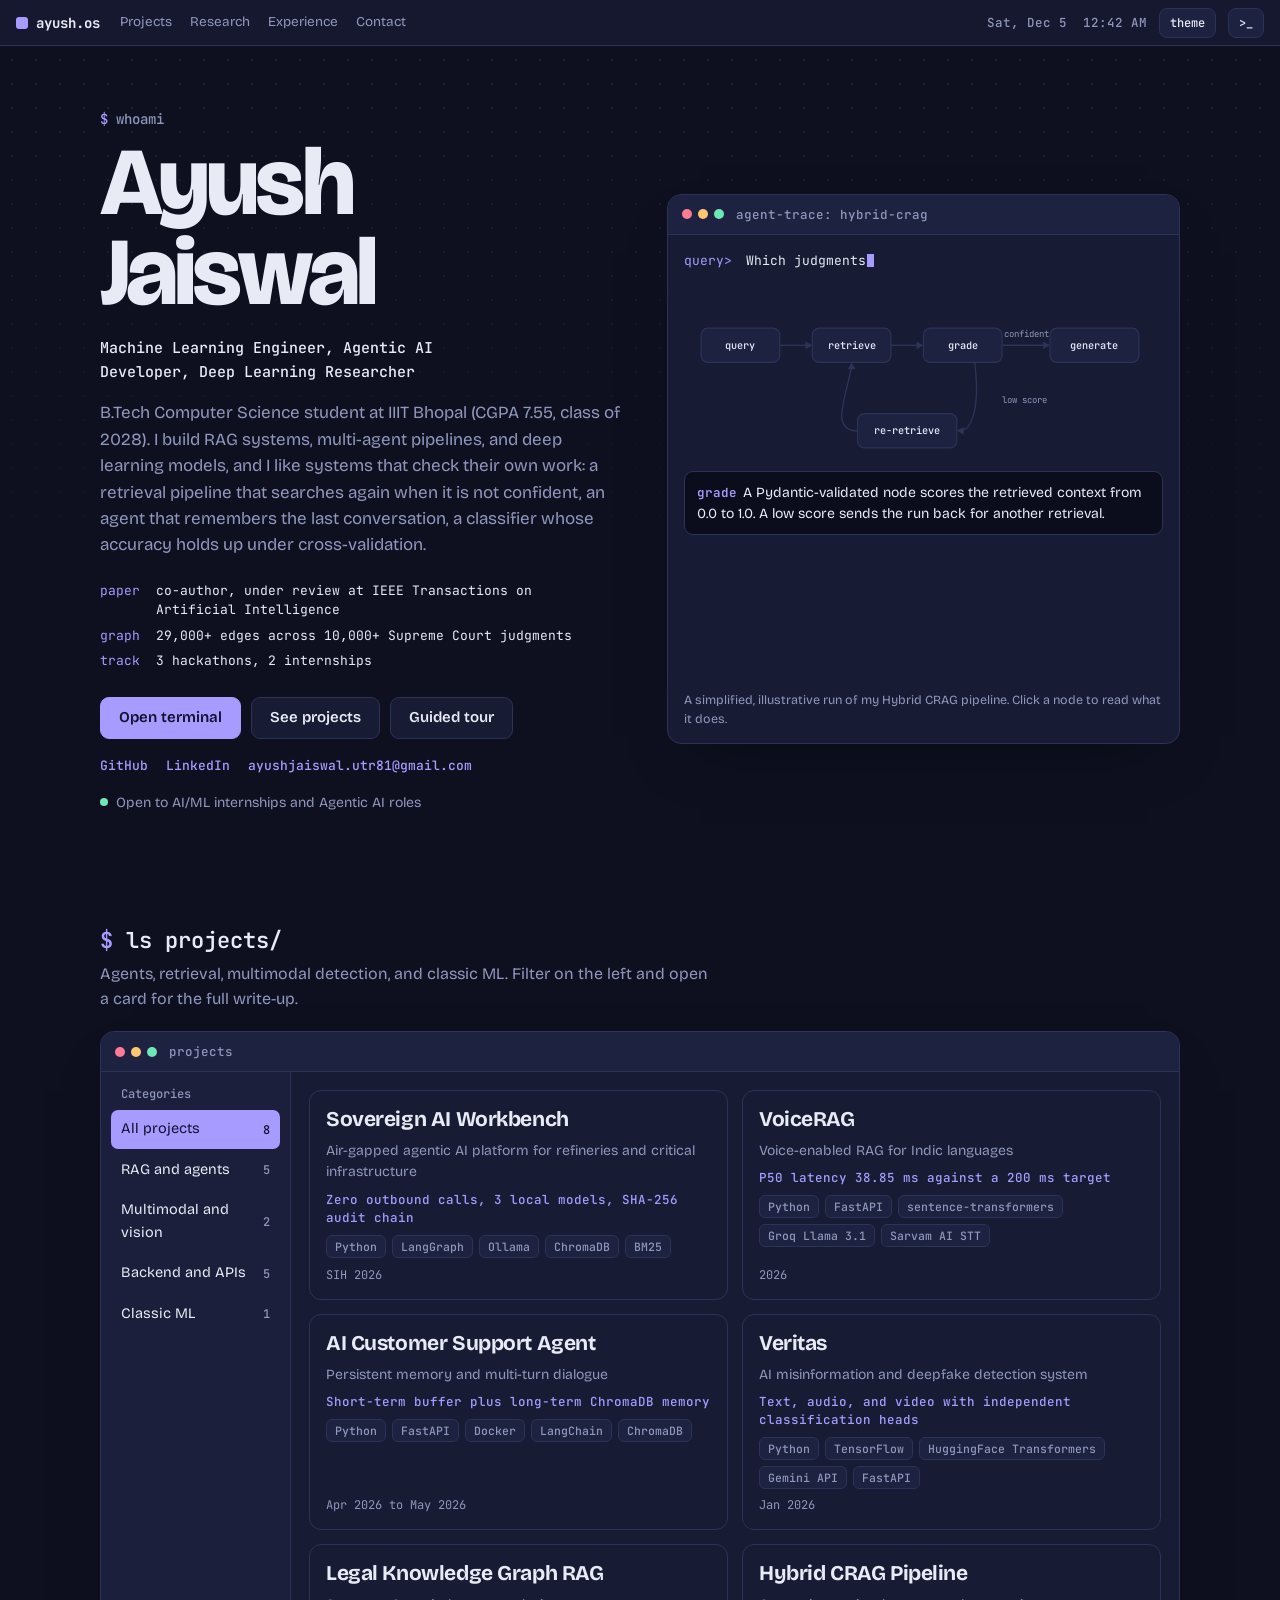
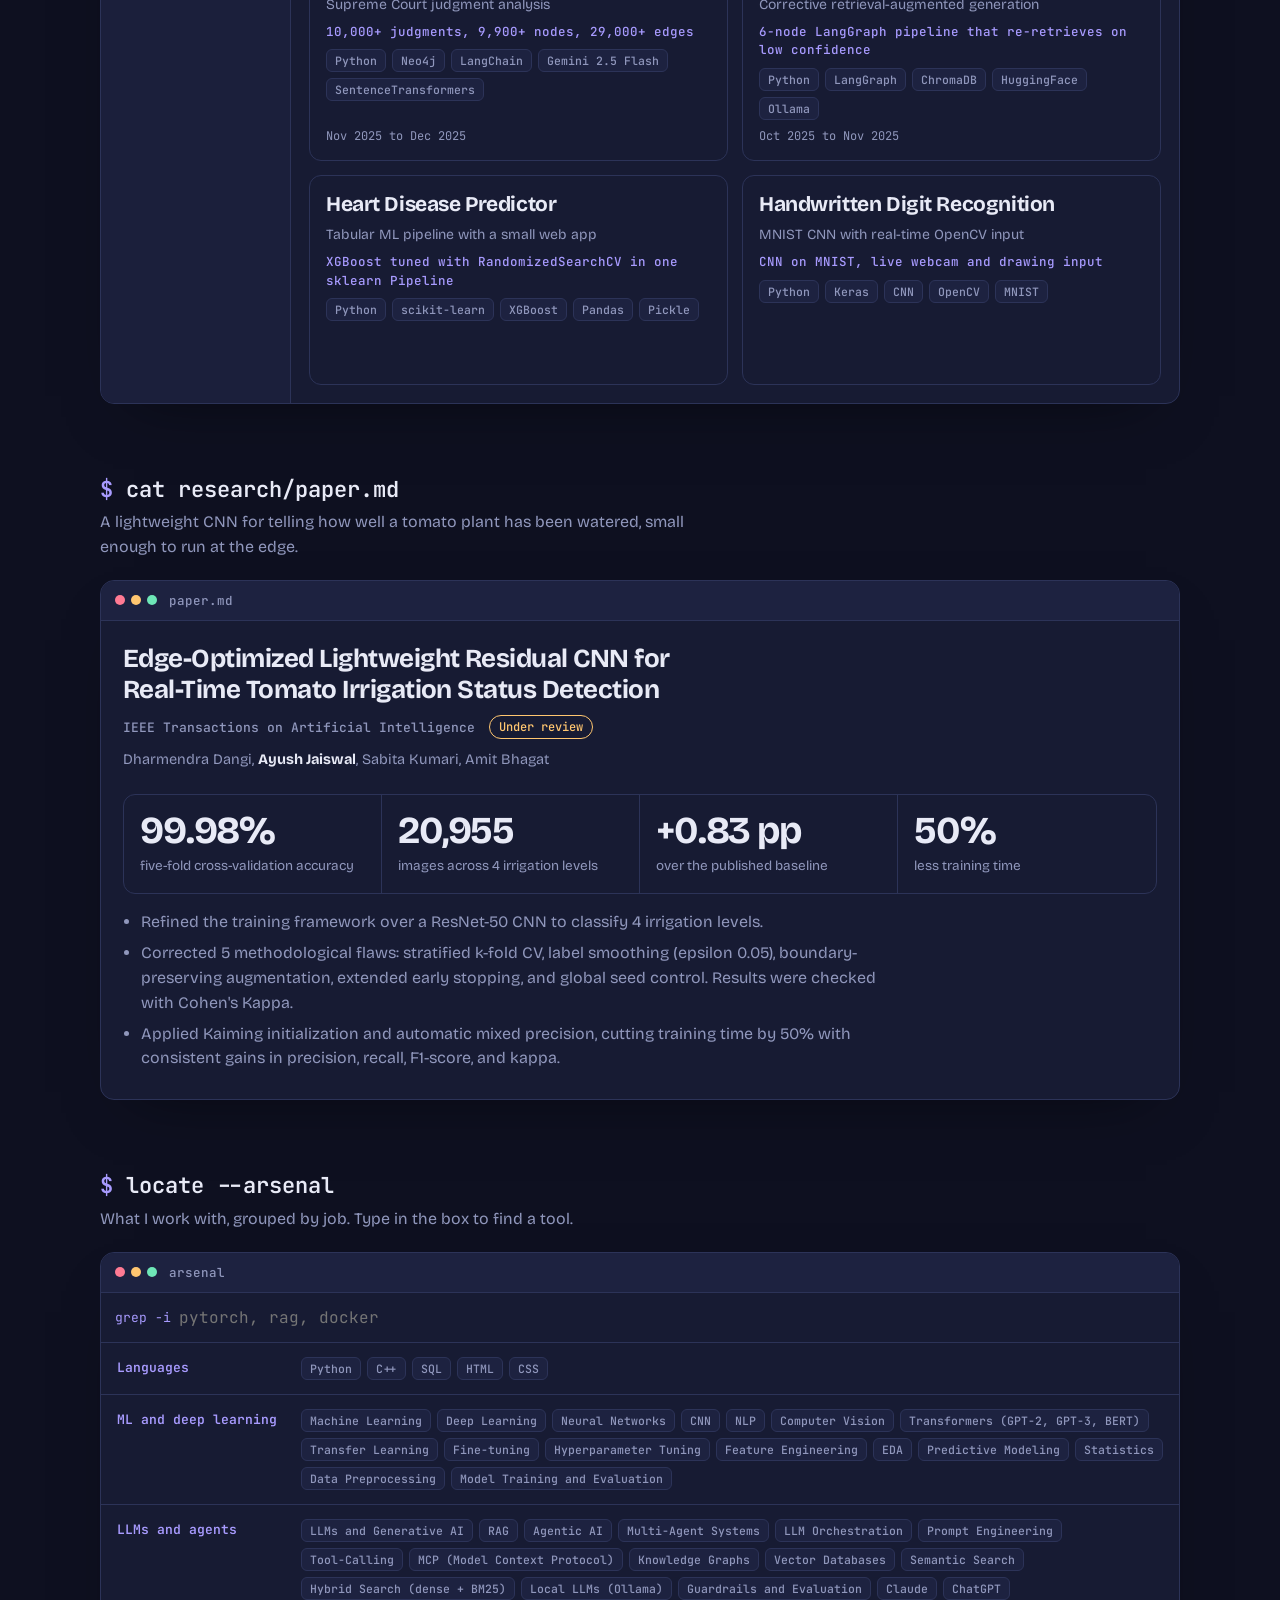
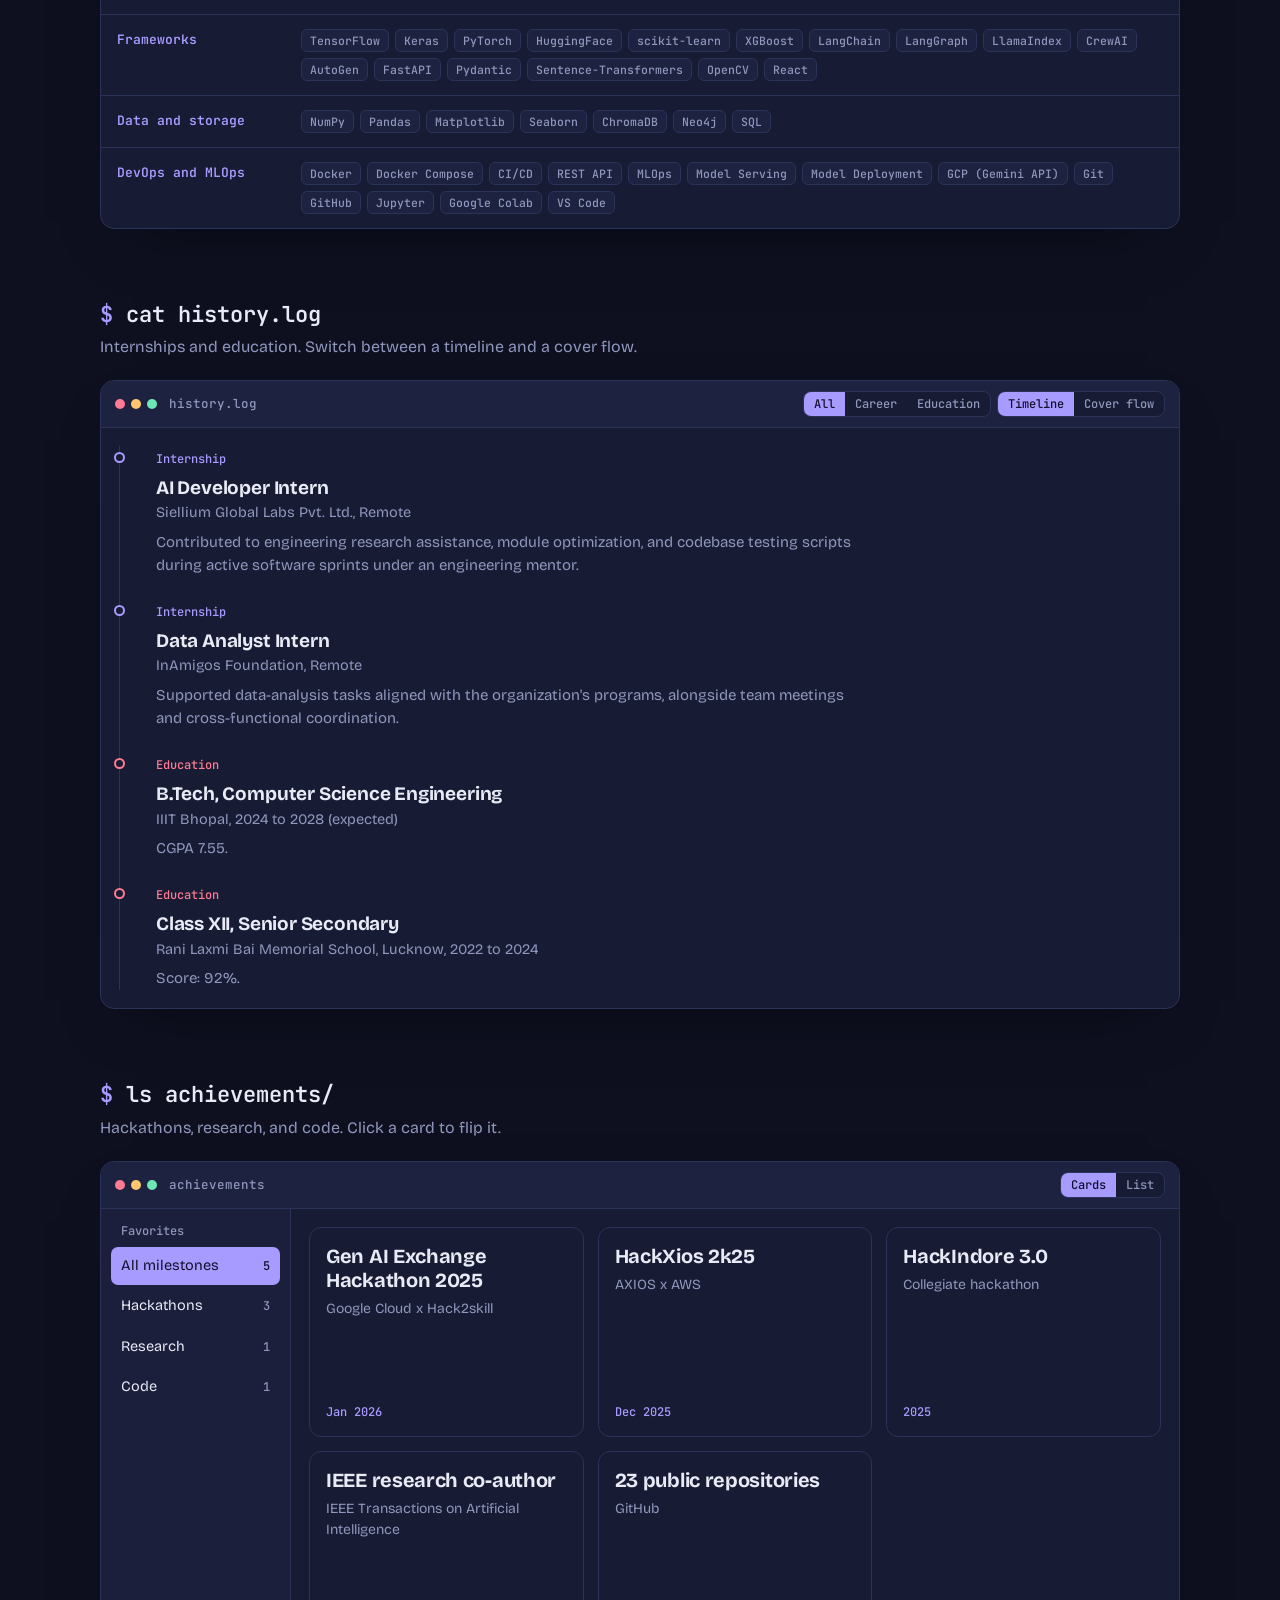
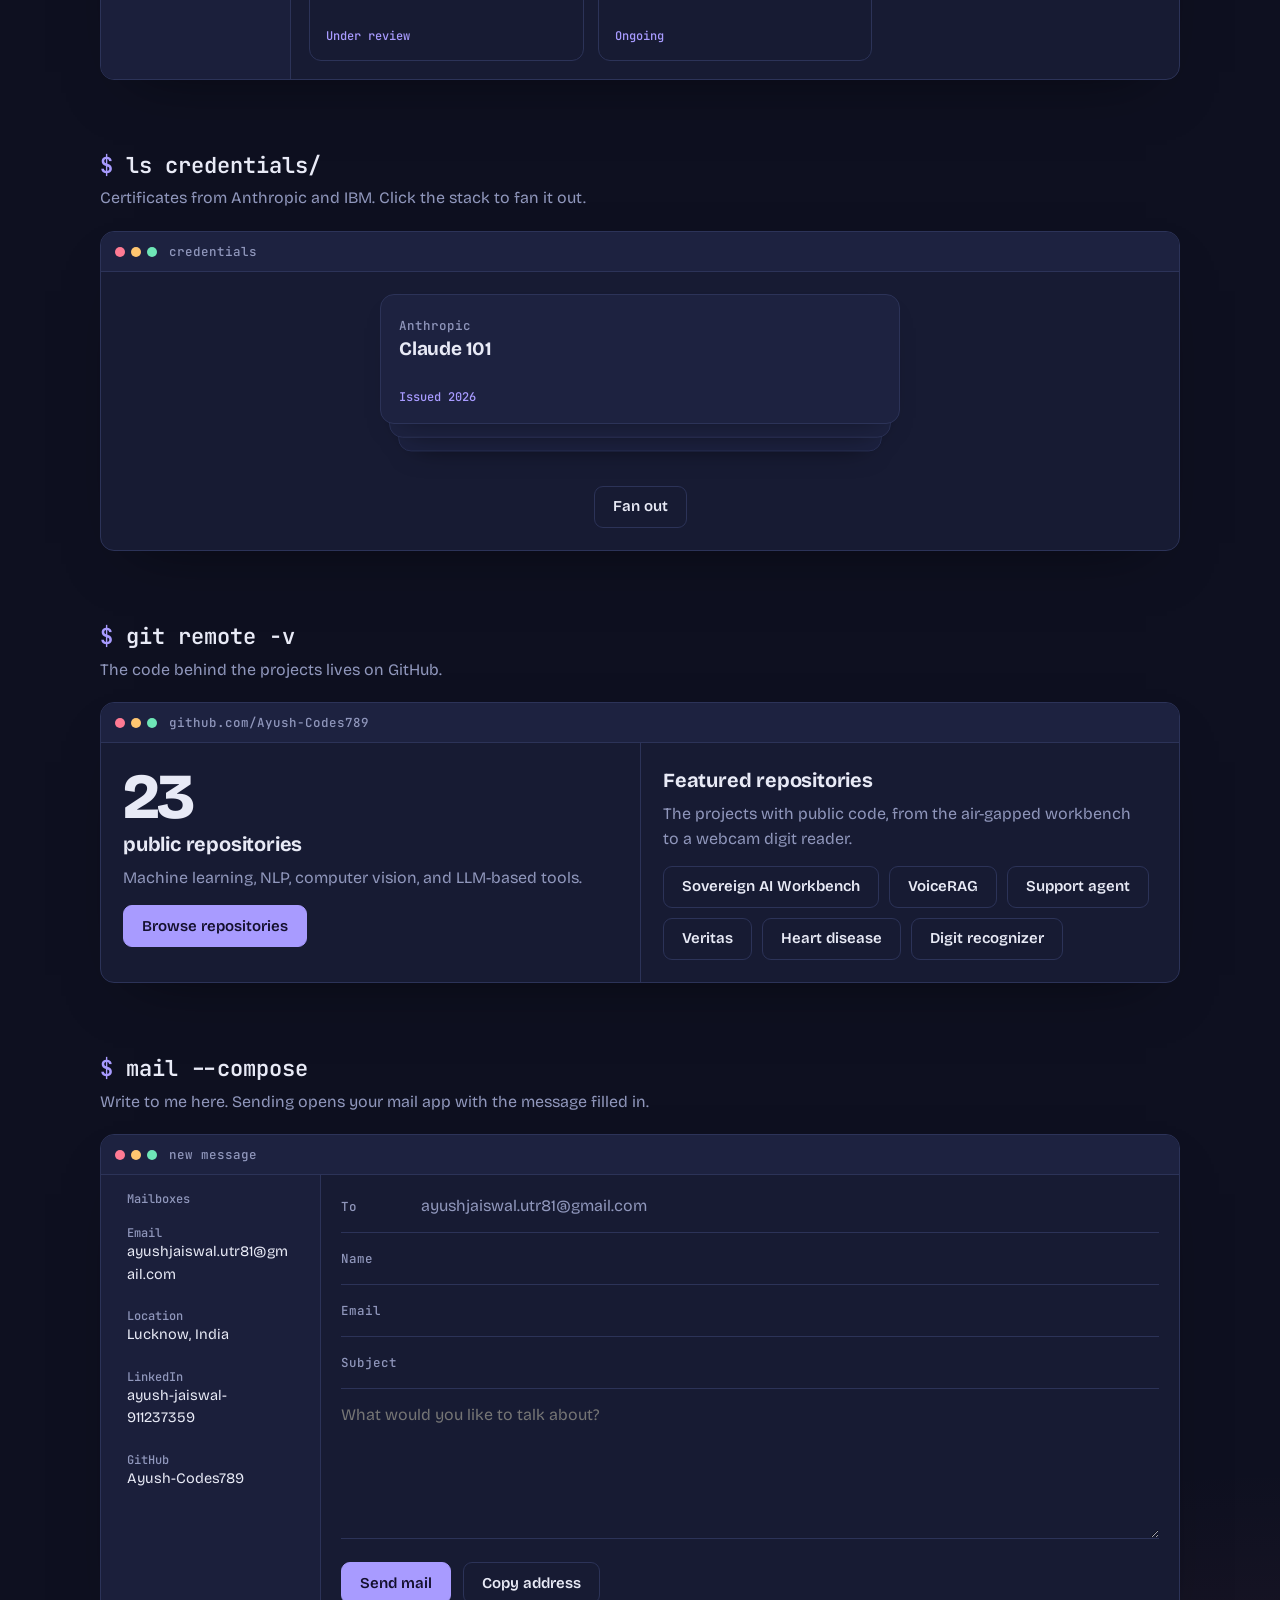
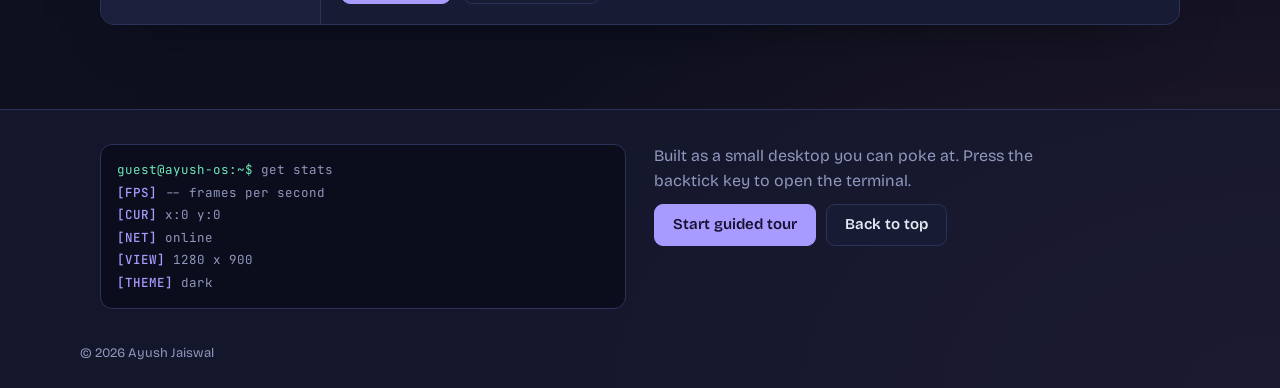
<file: index.html>
<!DOCTYPE html>
<html lang="en" data-theme="dark">
<head>
<meta charset="utf-8">
<meta name="viewport" content="width=device-width, initial-scale=1, viewport-fit=cover">
<title>Ayush Jaiswal | AI and Agentic Systems Engineer</title>
<meta name="description" content="Portfolio of Ayush Jaiswal: RAG systems, multi-agent pipelines, and deep learning research. B.Tech CSE at IIIT Bhopal.">
<meta name="theme-color" content="#0E1020">
<meta property="og:type" content="website">
<meta property="og:title" content="Ayush Jaiswal | AI and Agentic Systems Engineer">
<meta property="og:description" content="RAG systems, multi-agent pipelines, and deep learning research.">
<meta name="twitter:card" content="summary">
<link rel="icon" href="data:image/svg+xml,%3Csvg xmlns='http://www.w3.org/2000/svg' viewBox='0 0 64 64'%3E%3Crect width='64' height='64' rx='14' fill='%230E1020'/%3E%3Cpath d='M18 46 32 16l14 30M24 38h16' fill='none' stroke='%23A89BFF' stroke-width='5' stroke-linecap='round' stroke-linejoin='round'/%3E%3C/svg%3E">
<link rel="preconnect" href="https://fonts.googleapis.com">
<link rel="preconnect" href="https://fonts.gstatic.com" crossorigin>
<link href="https://fonts.googleapis.com/css2?family=Bricolage+Grotesque:opsz,wght@12..96,400..800&family=JetBrains+Mono:wght@400;500;700&display=swap" rel="stylesheet">
<script type="application/ld+json">
{"@context":"https://schema.org","@type":"Person","name":"Ayush Jaiswal","jobTitle":"Machine Learning Engineer","alumniOf":"IIIT Bhopal","sameAs":["https://github.com/Ayush-Codes789","https://linkedin.com/in/ayush-jaiswal-911237359"]}
</script>
<link rel="stylesheet" href="style.css">
</head>
<body>

<div id="boot" aria-hidden="true">
  <div class="in">
    <div class="ln">ayush.os booting</div>
    <div class="ln"><span class="ok">[ ok ]</span> mounting vector store</div>
    <div class="ln"><span class="ok">[ ok ]</span> loading agents</div>
    <div class="ln"><span class="ok">[ ok ]</span> parsing resume.json</div>
    <div class="ln"><span class="ok">[ ok ]</span> ready</div>
    <div class="bar"><i id="bootBar"></i></div>
    <div class="hint">Press any key or tap to skip</div>
  </div>
</div>

<header class="menubar">
  <a class="logo" href="#home"><b></b>ayush.os</a>
  <nav class="mb-nav" aria-label="Sections">
    <a href="#projects">Projects</a>
    <a href="#research">Research</a>
    <a href="#career">Experience</a>
    <a href="#contact">Contact</a>
  </nav>
  <div class="mb-r">
    <span class="clock" id="clock"></span>
    <button class="ib" id="themeBtn" aria-label="Switch theme">theme</button>
    <button class="ib" id="termBtn" aria-label="Open terminal">&gt;_</button>
  </div>
</header>

<main>
  <section id="home" class="wrap hero">
    <div>
      <p class="psl"><span class="ps">$</span> whoami</p>
      <h1>Ayush<br>Jaiswal</h1>
      <p class="roles">Machine Learning Engineer, Agentic AI Developer, Deep Learning Researcher</p>
      <p class="bio">B.Tech Computer Science student at IIIT Bhopal (CGPA 7.55, class of 2028). I build RAG systems, multi-agent pipelines, and deep learning models, and I like systems that check their own work: a retrieval pipeline that searches again when it is not confident, an agent that remembers the last conversation, a classifier whose accuracy holds up under cross-validation.</p>
      <dl class="facts">
        <dt>paper</dt><dd>co-author, under review at IEEE Transactions on Artificial Intelligence</dd>
        <dt>graph</dt><dd>29,000+ edges across 10,000+ Supreme Court judgments</dd>
        <dt>track</dt><dd>3 hackathons, 2 internships</dd>
      </dl>
      <div class="actions">
        <button class="btn pri" id="openTerm">Open terminal</button>
        <a class="btn" href="#projects">See projects</a>
        <button class="btn" id="startTour">Guided tour</button>
      </div>
      <div class="links">
        <a href="https://github.com/Ayush-Codes789" target="_blank" rel="noopener">GitHub</a>
        <a href="https://linkedin.com/in/ayush-jaiswal-911237359" target="_blank" rel="noopener">LinkedIn</a>
        <a href="mailto:ayushjaiswal.utr81@gmail.com">ayushjaiswal.utr81@gmail.com</a>
      </div>
      <p class="avail"><i></i>Open to AI/ML internships and Agentic AI roles</p>
    </div>

    <div class="win trace" id="trace">
      <div class="tb"><span class="dots"><i></i><i></i><i></i></span><span class="ttl">agent-trace: hybrid-crag</span></div>
      <div class="body">
        <div class="q"><span class="ps">query&gt;</span><span id="tq"></span><span class="caret" aria-hidden="true"></span></div>
        <svg id="graph" viewBox="0 0 560 200" role="group" aria-label="Pipeline graph: query, retrieve, grade, re-retrieve, generate">
          <g class="edge" id="e1"><path d="M112 60 L148 60"/><path class="ah" d="M150 60 L142 55.5 L142 64.5"/></g>
          <g class="edge" id="e2"><path d="M242 60 L278 60"/><path class="ah" d="M280 60 L272 55.5 L272 64.5"/></g>
          <g class="edge" id="e3"><path d="M372 60 L426 60"/><path class="ah" d="M428 60 L420 55.5 L420 64.5"/></g>
          <g class="edge" id="e4"><path d="M340 80 C346 130 338 160 322 160"/><path class="ah" d="M319 160 L327 155.5 L327 164.5"/></g>
          <g class="edge" id="e5"><path d="M203 160 C170 160 190 120 196 84"/><path class="ah" d="M196 80 L191.5 88 L200.5 88"/></g>
          <text class="elabel" x="400" y="50" text-anchor="middle">confident</text>
          <text class="elabel" x="372" y="128">low score</text>
          <g class="node" data-n="q" tabindex="0" role="button" aria-label="Query node"><rect x="20" y="40" width="92" height="40" rx="8"/><text x="66" y="60">query</text></g>
          <g class="node" data-n="r" tabindex="0" role="button" aria-label="Retrieve node"><rect x="150" y="40" width="92" height="40" rx="8"/><text x="196" y="60">retrieve</text></g>
          <g class="node" data-n="g" tabindex="0" role="button" aria-label="Grade node"><rect x="280" y="40" width="92" height="40" rx="8"/><text x="326" y="60">grade</text></g>
          <g class="node" data-n="gen" tabindex="0" role="button" aria-label="Generate node"><rect x="428" y="40" width="104" height="40" rx="8"/><text x="480" y="60">generate</text></g>
          <g class="node" data-n="rr" tabindex="0" role="button" aria-label="Re-retrieve node"><rect x="203" y="140" width="116" height="40" rx="8"/><text x="261" y="160">re-retrieve</text></g>
        </svg>
        <div class="expl" id="expl" aria-live="polite"></div>
        <pre class="log" id="tlog" aria-hidden="true"></pre>
        <p class="cap">A simplified, illustrative run of my Hybrid CRAG pipeline. Click a node to read what it does.</p>
      </div>
    </div>
  </section>

  <section id="projects" class="wrap sec">
    <div class="sh"><h2><span class="ps">$</span> ls projects/</h2><p>Agents, retrieval, multimodal detection, and classic ML. Filter on the left and open a card for the full write-up.</p></div>
    <div class="win">
      <div class="tb"><span class="dots"><i></i><i></i><i></i></span><span class="ttl">projects</span></div>
      <div class="finder">
        <div class="side" id="pside"></div>
        <div class="main"><div class="pgrid" id="pgrid"></div></div>
      </div>
    </div>
  </section>

  <section id="research" class="wrap sec">
    <div class="sh"><h2><span class="ps">$</span> cat research/paper.md</h2><p>A lightweight CNN for telling how well a tomato plant has been watered, small enough to run at the edge.</p></div>
    <div class="win">
      <div class="tb"><span class="dots"><i></i><i></i><i></i></span><span class="ttl">paper.md</span></div>
      <div class="paper">
        <h3>Edge-Optimized Lightweight Residual CNN for Real-Time Tomato Irrigation Status Detection</h3>
        <div class="venue"><span>IEEE Transactions on Artificial Intelligence</span><span class="badge">Under review</span></div>
        <p class="authors">Dharmendra Dangi, <b>Ayush Jaiswal</b>, Sabita Kumari, Amit Bhagat</p>
        <div class="stats">
          <div class="stat"><strong><span class="count" data-to="99.98" data-dec="2">99.98</span>%</strong><span>five-fold cross-validation accuracy</span></div>
          <div class="stat"><strong><span class="count" data-to="20955" data-dec="0">20,955</span></strong><span>images across 4 irrigation levels</span></div>
          <div class="stat"><strong>+<span class="count" data-to="0.83" data-dec="2">0.83</span> pp</strong><span>over the published baseline</span></div>
          <div class="stat"><strong><span class="count" data-to="50" data-dec="0">50</span>%</strong><span>less training time</span></div>
        </div>
        <ul>
          <li>Refined the training framework over a ResNet-50 CNN to classify 4 irrigation levels.</li>
          <li>Corrected 5 methodological flaws: stratified k-fold CV, label smoothing (epsilon 0.05), boundary-preserving augmentation, extended early stopping, and global seed control. Results were checked with Cohen's Kappa.</li>
          <li>Applied Kaiming initialization and automatic mixed precision, cutting training time by 50% with consistent gains in precision, recall, F1-score, and kappa.</li>
        </ul>
      </div>
    </div>
  </section>

  <section id="arsenal" class="wrap sec">
    <div class="sh"><h2><span class="ps">$</span> locate --arsenal</h2><p>What I work with, grouped by job. Type in the box to find a tool.</p></div>
    <div class="win">
      <div class="tb"><span class="dots"><i></i><i></i><i></i></span><span class="ttl">arsenal</span></div>
      <div class="grep"><label class="ps" for="grepIn">grep -i</label><input id="grepIn" type="search" placeholder="pytorch, rag, docker" autocomplete="off" spellcheck="false"><span class="n" id="grepN"></span></div>
      <div id="arsenalRows"></div>
    </div>
  </section>

  <section id="career" class="wrap sec">
    <div class="sh"><h2><span class="ps">$</span> cat history.log</h2><p>Internships and education. Switch between a timeline and a cover flow.</p></div>
    <div class="win">
      <div class="tb">
        <span class="dots"><i></i><i></i><i></i></span><span class="ttl">history.log</span>
        <span class="tools">
          <span class="seg" id="careerFilter"><button data-f="all" aria-pressed="true">All</button><button data-f="career" aria-pressed="false">Career</button><button data-f="edu" aria-pressed="false">Education</button></span>
          <span class="seg" id="careerView"><button data-v="tl" aria-pressed="true">Timeline</button><button data-v="cf" aria-pressed="false">Cover flow</button></span>
        </span>
      </div>
      <div class="main" id="careerBody"></div>
    </div>
  </section>

  <section id="achievements" class="wrap sec">
    <div class="sh"><h2><span class="ps">$</span> ls achievements/</h2><p>Hackathons, research, and code. Click a card to flip it.</p></div>
    <div class="win">
      <div class="tb"><span class="dots"><i></i><i></i><i></i></span><span class="ttl">achievements</span>
        <span class="tools"><span class="seg" id="achView"><button data-v="cards" aria-pressed="true">Cards</button><button data-v="list" aria-pressed="false">List</button></span></span>
      </div>
      <div class="finder">
        <div class="side" id="aside"></div>
        <div class="main" id="achBody"></div>
      </div>
    </div>
  </section>

  <section id="credentials" class="wrap sec">
    <div class="sh"><h2><span class="ps">$</span> ls credentials/</h2><p>Certificates from Anthropic and IBM. Click the stack to fan it out.</p></div>
    <div class="win">
      <div class="tb"><span class="dots"><i></i><i></i><i></i></span><span class="ttl">credentials</span></div>
      <div class="credwrap">
        <div class="deck" id="deck" tabindex="0" role="button" aria-expanded="false" aria-label="Certificate stack"></div>
        <div class="deckbar"><button class="btn" id="deckBtn">Fan out</button></div>
      </div>
    </div>
  </section>

  <section id="opensource" class="wrap sec">
    <div class="sh"><h2><span class="ps">$</span> git remote -v</h2><p>The code behind the projects lives on GitHub.</p></div>
    <div class="win">
      <div class="tb"><span class="dots"><i></i><i></i><i></i></span><span class="ttl">github.com/Ayush-Codes789</span></div>
      <div class="gh">
        <div>
          <div class="big">23</div>
          <h3>public repositories</h3>
          <p>Machine learning, NLP, computer vision, and LLM-based tools.</p>
          <a class="btn pri" href="https://github.com/Ayush-Codes789" target="_blank" rel="noopener">Browse repositories</a>
        </div>
        <div>
          <h3>Featured repositories</h3>
          <p>The projects with public code, from the air-gapped workbench to a webcam digit reader.</p>
          <div class="actions" style="margin-top:0">
            <a class="btn" href="https://github.com/Ayush-Codes789/mrpl" target="_blank" rel="noopener">Sovereign AI Workbench</a>
            <a class="btn" href="https://github.com/Ayush-Codes789/voice_rg" target="_blank" rel="noopener">VoiceRAG</a>
            <a class="btn" href="https://github.com/Ayush-Codes789/AI-customer-support-with-memory" target="_blank" rel="noopener">Support agent</a>
            <a class="btn" href="https://github.com/Ayush-Codes789/veritas-" target="_blank" rel="noopener">Veritas</a>
            <a class="btn" href="https://github.com/Ayush-Codes789/heart_disease_predictor" target="_blank" rel="noopener">Heart disease</a>
            <a class="btn" href="https://github.com/Ayush-Codes789/digit_recognizer-" target="_blank" rel="noopener">Digit recognizer</a>
          </div>
        </div>
      </div>
    </div>
  </section>

  <section id="contact" class="wrap sec">
    <div class="sh"><h2><span class="ps">$</span> mail --compose</h2><p>Write to me here. Sending opens your mail app with the message filled in.</p></div>
    <div class="win">
      <div class="tb"><span class="dots"><i></i><i></i><i></i></span><span class="ttl">new message</span></div>
      <div class="mail">
        <div class="side box">
          <small>Mailboxes</small>
          <a class="row" href="mailto:ayushjaiswal.utr81@gmail.com"><span class="l">Email</span>ayushjaiswal.utr81@gmail.com</a>
          <span class="row" style="padding:10px"><span class="l">Location</span>Lucknow, India</span>
          <a class="row" href="https://linkedin.com/in/ayush-jaiswal-911237359" target="_blank" rel="noopener"><span class="l">LinkedIn</span>ayush-jaiswal-911237359</a>
          <a class="row" href="https://github.com/Ayush-Codes789" target="_blank" rel="noopener"><span class="l">GitHub</span>Ayush-Codes789</a>
        </div>
        <div class="compose">
          <div class="fr"><label>To</label><span class="ro">ayushjaiswal.utr81@gmail.com</span></div>
          <div class="fr"><label for="cName">Name</label><input id="cName" autocomplete="name"></div>
          <div class="fr"><label for="cMail">Email</label><input id="cMail" type="email" autocomplete="email"></div>
          <div class="fr"><label for="cSub">Subject</label><input id="cSub"></div>
          <label class="vh" for="cMsg">Message</label>
          <textarea id="cMsg" placeholder="What would you like to talk about?"></textarea>
          <div class="cact">
            <button class="btn pri" id="sendBtn">Send mail</button>
            <button class="btn" id="copyBtn">Copy address</button>
            <span class="status" id="cStatus" role="status"></span>
          </div>
        </div>
      </div>
    </div>
  </section>
</main>

<footer>
  <div class="wrap fgrid2">
    <div class="diag" id="diag">
      <div><span class="ps">guest@ayush-os:~$</span> get stats</div>
      <div><b>[FPS]</b> <span id="dFps">--</span> frames per second</div>
      <div><b>[CUR]</b> <span id="dCur">x:0 y:0</span></div>
      <div><b>[NET]</b> <span id="dNet">online</span></div>
      <div><b>[VIEW]</b> <span id="dView">--</span></div>
      <div><b>[THEME]</b> <span id="dTheme">dark</span></div>
    </div>
    <div class="fl">
      <p>Built as a small desktop you can poke at. Press the backtick key to open the terminal.</p>
      <div class="actions" style="margin-top:0">
        <button class="btn pri" id="startTour2">Start guided tour</button>
        <a class="btn" href="#home">Back to top</a>
      </div>
    </div>
  </div>
  <div class="wrap copy">&copy; 2026 Ayush Jaiswal</div>
</footer>

<!-- project modal -->
<div class="modal" id="pmodal" hidden role="dialog" aria-modal="true" aria-labelledby="pmTitle">
  <div class="win">
    <div class="tb"><span class="dots"><i></i><i></i><i></i></span><span class="ttl" id="pmBar">project</span><button class="mclose" data-close>close</button></div>
    <div class="mb" id="pmBody"></div>
  </div>
</div>

<!-- terminal modal -->
<div class="modal" id="tmodal" hidden role="dialog" aria-modal="true" aria-label="Terminal">
  <div class="win">
    <div class="tb"><span class="dots"><i></i><i></i><i></i></span><span class="ttl">ayush@ayush-os: zsh</span><button class="mclose" data-close>close</button></div>
    <div id="termOut" aria-live="polite"></div>
    <div class="tin"><span class="ps">$</span><input id="termIn" autocomplete="off" autocapitalize="off" spellcheck="false" aria-label="Terminal input"></div>
  </div>
</div>

<!-- tour -->
<div id="tour" hidden role="dialog" aria-label="Guided tour">
  <p id="tourText"></p>
  <div class="r"><span id="tourCount"></span><button class="btn" id="tourBack">Back</button><button class="btn pri" id="tourNext">Next</button><button class="btn" id="tourEnd">End tour</button></div>
</div>

<noscript><p class="wrap" style="padding:24px 0">This portfolio needs JavaScript. Email: ayushjaiswal.utr81@gmail.com</p></noscript>

<script>
(function(){
'use strict';
const $=(s,r=document)=>r.querySelector(s), $$=(s,r=document)=>[...r.querySelectorAll(s)];
const esc=s=>String(s).replace(/[&<>"']/g,c=>({'&':'&amp;','<':'&lt;','>':'&gt;','"':'&quot;',"'":'&#39;'}[c]));
const reduce=matchMedia('(prefers-reduced-motion: reduce)').matches;
const sleep=ms=>new Promise(r=>setTimeout(r,ms));
const store={
  get(k){try{return localStorage.getItem(k)}catch(e){return null}},
  set(k,v){try{localStorage.setItem(k,v)}catch(e){}}
};
const sess={
  get(k){try{return sessionStorage.getItem(k)}catch(e){return null}},
  set(k,v){try{sessionStorage.setItem(k,v)}catch(e){}}
};

/* ---------- data (from master_resume.json) ---------- */
const D={
  email:'ayushjaiswal.utr81@gmail.com',
  github:'https://github.com/Ayush-Codes789',
  linkedin:'https://linkedin.com/in/ayush-jaiswal-911237359',
  projects:[
    {id:'sovereign',title:'Sovereign AI Workbench',sub:'Air-gapped agentic AI platform for refineries and critical infrastructure',when:'SIH 2026',cats:['rag','api'],
     context:'Smart India Hackathon, Problem Statement 117',
     metric:'Zero outbound calls, 3 local models, SHA-256 audit chain',
     tech:['Python','LangGraph','Ollama','ChromaDB','BM25','FastAPI','Docker','React 19','Tailwind CSS','psutil'],
     bullets:['Built a self-hosted, air-gapped agentic AI platform for industrial documents that runs entirely on local models through Ollama. A socket monitor built on psutil checks continuously that nothing talks to a non-loopback address.','Designed a 3-tier cascade router (regex, embedding similarity, local LLM judge) that sends each query to a specialised local model: Qwen2.5-Coder 7B for code, Granite 4 1B for reasoning, and Moondream for vision.','Implemented hybrid retrieval with ChromaDB dense embeddings plus BM25 keyword matching, with the embedder and vector store cached as singletons. Supports PDF, DOCX, TXT, MD, PPTX, and XLS files.','Built a LangGraph agent loop (plan, execute, evaluate, deliver) with tools for RAG search, OCR, spreadsheet operations, and sandboxed code. A confidence gate at 0.6 triggers reflection and retry.','Isolated generated-code execution in Docker with no network, a 512 MB RAM cap, 1 CPU core, and a 15-second timeout. Every action is written to a SHA-256 hash-chained audit ledger that can be verified through an API endpoint.','Shipped a FastAPI backend with Server-Sent Events streaming, a React 19 and Tailwind CSS 4 frontend, and an automated test suite.'],
     links:[{label:'View the code',url:'https://github.com/Ayush-Codes789/mrpl'}]},
    {id:'voicerag',title:'VoiceRAG',sub:'Voice-enabled RAG for Indic languages',when:'2026',cats:['rag','api'],
     context:'HH Goa 2026 Shortlisting Task 2: Build a Voice-Enabled RAG Model',
     metric:'P50 latency 38.85 ms against a 200 ms target',
     tech:['Python','FastAPI','sentence-transformers','Groq Llama 3.1','Sarvam AI STT','ElevenLabs','Pydantic','Docker Compose'],
     bullets:['Built a voice-enabled RAG pipeline on the ai4bharat/MSMARCO-XI Indic dataset (Hindi index of about 20,000 passages) with speech-to-text input, multilingual MiniLM embeddings, and a Groq Llama-3.1-8b generator with a deterministic fallback.','Measured latency over 100 queries instead of a single best case: P50 38.85 ms and P100 64.97 ms against a 200 ms target, with per-stage timers and 0.63 ms vector retrieval over 5,000 vectors.','Added guardrails: prompt-injection filtering, a 0.35 similarity cutoff that makes the system abstain instead of guessing, and a post-generation grounding check that reports supported and unsupported claims.','Evaluated retrieval on 100 gold-labelled queries (Recall@5 0.53, MRR@5 0.30, NDCG@5 0.37) and implemented four chunking strategies.'],
     links:[{label:'View the code',url:'https://github.com/Ayush-Codes789/voice_rg'}]},
    {id:'support',title:'AI Customer Support Agent',sub:'Persistent memory and multi-turn dialogue',when:'Apr 2026 to May 2026',cats:['rag','api'],
     metric:'Short-term buffer plus long-term ChromaDB memory',
     tech:['Python','FastAPI','Docker','LangChain','ChromaDB','REST API','Agentic AI','RAG'],
     bullets:['Built a production-grade AI customer support system with dual-layer memory, a short-term buffer and long-term ChromaDB semantic memory, enabling coherent multi-turn dialogues that persist across sessions. Deployed with Docker Compose and a FastAPI REST API.','Implemented a RAG-over-memory retrieval layer that augments each LLM response with semantically relevant prior exchanges, reducing hallucinations and improving first-contact resolution.'],
     links:[{label:'View the code',url:'https://github.com/Ayush-Codes789/AI-customer-support-with-memory'}]},
    {id:'veritas',title:'Veritas',sub:'AI misinformation and deepfake detection system',when:'Jan 2026',cats:['mm','api'],
     context:'Gen AI Exchange Hackathon 2025, Google Cloud x Hack2skill',
     metric:'Text, audio, and video with independent classification heads',
     tech:['Python','TensorFlow','HuggingFace Transformers','Gemini API','FastAPI','Multimodal ML','NLP','CV'],
     bullets:['Architected a multimodal deepfake detection system across text, audio, and video inputs using independent classification heads, improving precision, recall, and F1-score over single-modality baselines on held-out test sets.','Fine-tuned HuggingFace Transformers for audio deepfake detection with hyperparameter optimization (LR scheduling, dropout tuning). Built spectrogram, frame-extraction, and NLP preprocessing pipelines with augmentation for class-imbalance robustness.','Integrated the Google Gemini API for automated fact-checking. Deployed through a FastAPI REST API with a modular audio-visual consistency module for cross-modal video verification.'],
     links:[{label:'View the code',url:'https://github.com/Ayush-Codes789/veritas-'}]},
    {id:'legal',title:'Legal Knowledge Graph RAG',sub:'Supreme Court judgment analysis',when:'Nov 2025 to Dec 2025',cats:['rag','api'],
     metric:'10,000+ judgments, 9,900+ nodes, 29,000+ edges',
     tech:['Python','Neo4j','LangChain','Gemini 2.5 Flash','SentenceTransformers','FastAPI','Vector DB','RAG'],
     bullets:['Built a hybrid RAG pipeline over 10,000+ Indian Supreme Court judgments (1950 to 2024) using a Neo4j Knowledge Graph with 9,900+ nodes and 29,000+ edges, created through NER-based legal entity extraction. This enables sub-second structured legal queries.','Combined bge-small-en-v1.5 vector similarity search with graph traversal, measurably outperforming keyword and TF-IDF baselines on complex multi-hop legal queries.','Orchestrated LLM synthesis with Gemini 2.5 Flash and LangChain behind a FastAPI REST API for structured query ingestion and JSON-formatted verdict retrieval.'],
     links:[]},
    {id:'crag',title:'Hybrid CRAG Pipeline',sub:'Corrective retrieval-augmented generation',when:'Oct 2025 to Nov 2025',cats:['rag'],
     metric:'6-node LangGraph pipeline that re-retrieves on low confidence',
     tech:['Python','LangGraph','ChromaDB','HuggingFace','Ollama','Docker','Pydantic','MLOps'],
     bullets:['Built a 6-node CRAG pipeline using a LangGraph StateGraph with a Pydantic-based self-scoring node (0.0 to 1.0 threshold), triggering automatic re-retrieval on low-confidence outputs.','Resolved 6 critical pipeline bugs (ChromaDB v1.x persistence, TypedDict key errors, MMR fetch_k misconfiguration) to reach stable runs. Containerized the full stack with Docker Compose for reproducible CI/CD deployment.'],
     links:[]},
    {id:'heart',title:'Heart Disease Predictor',sub:'Tabular ML pipeline with a small web app',when:'',cats:['ml'],
     metric:'XGBoost tuned with RandomizedSearchCV in one sklearn Pipeline',
     tech:['Python','scikit-learn','XGBoost','Pandas','Pickle'],
     bullets:['Built a heart disease prediction model on patient medical data, with One-Hot Encoding and Standard Scaling inside a scikit-learn Pipeline so training and prediction preprocess data the same way.','Trained an XGBoost classifier tuned with RandomizedSearchCV, saved the fitted pipeline with Pickle, and added a small web app (app.py with an HTML template) for predictions.'],
     links:[{label:'View the code',url:'https://github.com/Ayush-Codes789/heart_disease_predictor'}]},
    {id:'digits',title:'Handwritten Digit Recognition',sub:'MNIST CNN with real-time OpenCV input',when:'',cats:['mm'],
     metric:'CNN on MNIST, live webcam and drawing input',
     tech:['Python','Keras','CNN','OpenCV','MNIST'],
     bullets:['Trained a CNN on the MNIST dataset to recognise handwritten digits and saved the model for reuse, with a script to retrain it from scratch.','Added an OpenCV script that runs the model on live webcam or screen input, so digits drawn in Paint are recognised in real time.'],
     links:[{label:'View the code',url:'https://github.com/Ayush-Codes789/digit_recognizer-'}]}
  ],
  pcats:[{k:'all',l:'All projects'},{k:'rag',l:'RAG and agents'},{k:'mm',l:'Multimodal and vision'},{k:'api',l:'Backend and APIs'},{k:'ml',l:'Classic ML'}],
  skills:[
    ['Languages',['Python','C++','SQL','HTML','CSS']],
    ['ML and deep learning',['Machine Learning','Deep Learning','Neural Networks','CNN','NLP','Computer Vision','Transformers (GPT-2, GPT-3, BERT)','Transfer Learning','Fine-tuning','Hyperparameter Tuning','Feature Engineering','EDA','Predictive Modeling','Statistics','Data Preprocessing','Model Training and Evaluation']],
    ['LLMs and agents',['LLMs and Generative AI','RAG','Agentic AI','Multi-Agent Systems','LLM Orchestration','Prompt Engineering','Tool-Calling','MCP (Model Context Protocol)','Knowledge Graphs','Vector Databases','Semantic Search','Hybrid Search (dense + BM25)','Local LLMs (Ollama)','Guardrails and Evaluation','Claude','ChatGPT']],
    ['Frameworks',['TensorFlow','Keras','PyTorch','HuggingFace','scikit-learn','XGBoost','LangChain','LangGraph','LlamaIndex','CrewAI','AutoGen','FastAPI','Pydantic','Sentence-Transformers','OpenCV','React']],
    ['Data and storage',['NumPy','Pandas','Matplotlib','Seaborn','ChromaDB','Neo4j','SQL']],
    ['DevOps and MLOps',['Docker','Docker Compose','CI/CD','REST API','MLOps','Model Serving','Model Deployment','GCP (Gemini API)','Git','GitHub','Jupyter','Google Colab','VS Code']]
  ],
  career:[
    {t:'career',kind:'Internship',title:'AI Developer Intern',org:'Siellium Global Labs Pvt. Ltd.',meta:'Remote',text:'Contributed to engineering research assistance, module optimization, and codebase testing scripts during active software sprints under an engineering mentor.'},
    {t:'career',kind:'Internship',title:'Data Analyst Intern',org:'InAmigos Foundation',meta:'Remote',text:'Supported data-analysis tasks aligned with the organization\'s programs, alongside team meetings and cross-functional coordination.'},
    {t:'edu',kind:'Education',title:'B.Tech, Computer Science Engineering',org:'IIIT Bhopal',meta:'2024 to 2028 (expected)',text:'CGPA 7.55.'},
    {t:'edu',kind:'Education',title:'Class XII, Senior Secondary',org:'Rani Laxmi Bai Memorial School, Lucknow',meta:'2022 to 2024',text:'Score: 92%.'}
  ],
  ach:[
    {cat:'hackathon',title:'Gen AI Exchange Hackathon 2025',org:'Google Cloud x Hack2skill',when:'Jan 2026',detail:'Built a prototype for "AI-Powered Tool for Combating Misinformation", developed as Veritas. Certificate ID 2025H2S08GH-P900040.'},
    {cat:'hackathon',title:'HackXios 2k25',org:'AXIOS x AWS',when:'Dec 2025',detail:'Competed in a collegiate hackathon, representing IIIT Bhopal.'},
    {cat:'hackathon',title:'HackIndore 3.0',org:'Collegiate hackathon',when:'2025',detail:'Competed, representing IIIT Bhopal.'},
    {cat:'research',title:'IEEE research co-author',org:'IEEE Transactions on Artificial Intelligence',when:'Under review',detail:'99.98% accuracy on a 20,955-image tomato irrigation benchmark.'},
    {cat:'code',title:'23 public repositories',org:'GitHub',when:'Ongoing',detail:'Spanning machine learning, NLP, computer vision, and LLM-based AI tools.'}
  ],
  acats:[{k:'all',l:'All milestones'},{k:'hackathon',l:'Hackathons'},{k:'research',l:'Research'},{k:'code',l:'Code'}],
  certs:[
    {name:'Claude 101',issuer:'Anthropic',date:'2026'},
    {name:'Introduction to Model Context Protocol (MCP)',issuer:'Anthropic',date:'2026'},
    {name:'Prompt Engineering for Everyone',issuer:'CognitiveClass.ai, IBM',date:'May 2026'}
  ]
};

/* ---------- theme + clock ---------- */
const root=document.documentElement;
function setTheme(t){root.setAttribute('data-theme',t);store.set('ayush-theme',t);$('#dTheme').textContent=t;const m=$('meta[name="theme-color"]');if(m)m.content=t==='dark'?'#0E1020':'#ECEEF8';}
setTheme(store.get('ayush-theme')==='light'?'light':'dark');
$('#themeBtn').addEventListener('click',()=>setTheme(root.getAttribute('data-theme')==='dark'?'light':'dark'));
function tick(){const d=new Date();$('#clock').innerHTML='<span class="d">'+esc(d.toLocaleDateString([], {weekday:'short',day:'numeric',month:'short'}))+'&nbsp; </span>'+esc(d.toLocaleTimeString([], {hour:'2-digit',minute:'2-digit'}));}
tick();setInterval(tick,30000);

/* ---------- boot ---------- */
(function boot(){
  const el=$('#boot');
  if(reduce||sess.get('ayush-booted')){el.remove();setTimeout(startTrace,0);return;}
  const lines=$$('.ln',el),bar=$('#bootBar');
  let done=false;
  function finish(){if(done)return;done=true;sess.set('ayush-booted','1');el.classList.add('out');setTimeout(()=>el.remove(),500);startTrace();}
  lines.forEach((l,i)=>setTimeout(()=>{l.classList.add('on');bar.style.width=((i+1)/lines.length*100)+'%';},180+i*260));
  bar.style.transition='width .25s';
  setTimeout(finish,180+lines.length*260+350);
  ['keydown','pointerdown'].forEach(ev=>el.addEventListener(ev,finish));
  window.addEventListener('keydown',finish,{once:true});
})();

/* ---------- agent trace ---------- */
const EX={
  q:['query','The question enters the LangGraph state and becomes the input for every later step.'],
  r:['retrieve','Pulls candidate chunks from ChromaDB using MMR, so results are relevant without being repetitive.'],
  g:['grade','A Pydantic-validated node scores the retrieved context from 0.0 to 1.0. A low score sends the run back for another retrieval.'],
  rr:['re-retrieve','Runs retrieval again when the score falls below the threshold, instead of answering from weak context.'],
  gen:['generate','Writes the answer only from context that passed the grade.']
};
const STEPS=[
  {n:'q',e:null,st:'cur',log:['query','received']},
  {n:'r',e:'e1',st:'cur',log:['retrieve','candidates from ChromaDB (MMR)']},
  {n:'g',e:'e2',st:'bad',log:['grade','score 0.42, below threshold'],bad:true},
  {n:'rr',e:'e4',st:'cur',log:['re-retrieve','retrieving again']},
  {n:'r',e:'e5',st:'cur',log:['retrieve','second pass']},
  {n:'g',e:'e2',st:'cur',log:['grade','score 0.81, passes']},
  {n:'gen',e:'e3',st:'cur',log:['generate','answer from graded context']}
];
const QTEXT=' Which judgments cite Article 21 on privacy?';
let traceStarted=false,runId=0,pinned=null;
const nodes={};$$('#graph .node').forEach(n=>nodes[n.dataset.n]=n);
function showExpl(n,auto){const [t,d]=EX[n];$('#expl').innerHTML='<b>'+esc(t)+'</b>'+esc(d);}
function logLine(s){const [k,m]=s.log;const pad=(k+'          ').slice(0,12);const span=document.createElement('span');span.innerHTML='<span class="k">'+esc(pad)+'</span>'+(s.bad?'<span class="bad">':'<span>')+esc(m)+'</span>\n';$('#tlog').appendChild(span);}
function resetTrace(){$$('#graph .node').forEach(n=>n.classList.remove('done','cur','bad'));$$('#graph .edge').forEach(e=>e.classList.remove('done'));$('#tlog').textContent='';}
function applyStep(s){
  Object.values(nodes).forEach(n=>{if(n.classList.contains('cur')||n.classList.contains('bad')){n.classList.remove('cur','bad');n.classList.add('done');}});
  const n=nodes[s.n];n.classList.remove('done','cur','bad');n.classList.add(s.st);
  if(s.e)$('#'+s.e).classList.add('done');
  logLine(s);
  if(!pinned)showExpl(s.n);
}
async function typeQuery(id){
  const el=$('#tq');el.textContent='';
  for(const ch of QTEXT){if(id!==runId)return false;el.textContent+=ch;await sleep(26);}
  return true;
}
async function loop(id){
  while(id===runId){
    resetTrace();
    if(!await typeQuery(id))return;
    await sleep(350);
    for(const s of STEPS){
      if(id!==runId)return;
      while(document.hidden&&id===runId)await sleep(500);
      applyStep(s);
      await sleep(s.bad?1300:950);
    }
    await sleep(3200);
  }
}
function startTrace(){
  if(traceStarted)return;traceStarted=true;
  if(reduce){
    $('#tq').textContent=QTEXT;
    STEPS.forEach(applyStep);
    showExpl('g');
    return;
  }
  loop(++runId);
}
showExpl('g');
$$('#graph .node').forEach(n=>{
  const act=()=>{const k=n.dataset.n;if(pinned===k){pinned=null;n.classList.remove('pin');}else{$$('#graph .node').forEach(x=>x.classList.remove('pin'));pinned=k;n.classList.add('pin');showExpl(k);}};
  n.addEventListener('click',act);
  n.addEventListener('keydown',e=>{if(e.key==='Enter'||e.key===' '){e.preventDefault();act();}});
});

/* ---------- projects ---------- */
let pcat='all';
function renderSide(host,cats,items,get,current,onPick,label){
  host.innerHTML='<small>'+esc(label)+'</small>'+cats.map(c=>{
    const n=c.k==='all'?items.length:items.filter(i=>get(i,c.k)).length;
    return '<button data-k="'+c.k+'" aria-pressed="'+(c.k===current)+'">'+esc(c.l)+'<span>'+n+'</span></button>';
  }).join('');
  $$('button',host).forEach(b=>b.addEventListener('click',()=>{onPick(b.dataset.k);$$('button',host).forEach(x=>x.setAttribute('aria-pressed',x===b));}));
}
function renderProjects(){
  const list=D.projects.filter(p=>pcat==='all'||p.cats.includes(pcat));
  $('#pgrid').innerHTML=list.map(p=>'<button class="pcard" data-id="'+p.id+'"><span class="pt">'+esc(p.title)+'</span><span class="psub">'+esc(p.sub)+'</span><span class="pm">'+esc(p.metric)+'</span><span class="chips">'+p.tech.slice(0,5).map(t=>'<span class="chip">'+esc(t)+'</span>').join('')+'</span>'+(p.when?'<span class="pd">'+esc(p.when)+'</span>':'')+'</button>').join('');
  $$('.pcard').forEach(c=>c.addEventListener('click',()=>openProject(c.dataset.id,c)));
}
renderSide($('#pside'),D.pcats,D.projects,(p,k)=>p.cats.includes(k),pcat,k=>{pcat=k;renderProjects();},'Categories');
renderProjects();

/* ---------- modals ---------- */
let lastFocus=null;
function openModal(m,focusEl){lastFocus=document.activeElement;m.hidden=false;document.body.style.overflow='hidden';(focusEl||$('.mclose',m)).focus();}
function closeModals(){let was=false;$$('.modal').forEach(m=>{if(!m.hidden){m.hidden=true;was=true;}});document.body.style.overflow='';if(was&&lastFocus&&lastFocus.focus)lastFocus.focus();return was;}
$$('.modal').forEach(m=>{m.addEventListener('click',e=>{if(e.target===m||e.target.hasAttribute('data-close'))closeModals();});});
function openProject(id,from){
  const p=D.projects.find(x=>x.id===id);if(!p)return;
  $('#pmBar').textContent=p.id+'.md';
  $('#pmBody').innerHTML='<h3 id="pmTitle">'+esc(p.title)+'</h3><p class="sub">'+esc(p.sub)+'</p>'
    +((p.when||p.context)?'<p class="mono" style="font-size:12.5px;color:var(--mu);margin:12px 0 0">'+[p.when,p.context].filter(Boolean).map(esc).join('<br>')+'</p>':'')
    +'<ul>'+p.bullets.map(b=>'<li>'+esc(b)+'</li>').join('')+'</ul>'
    +'<div class="chips">'+p.tech.map(t=>'<span class="chip">'+esc(t)+'</span>').join('')+'</div>'
    +(p.links.length?'<div class="actions">'+p.links.map(l=>'<a class="btn pri" target="_blank" rel="noopener" href="'+esc(l.url)+'">'+esc(l.label)+'</a>').join('')+'</div>':'');
  openModal($('#pmodal'));lastFocus=from||lastFocus;
}

/* ---------- counters ---------- */
(function(){
  const els=$$('.count');
  const fmt=(v,d)=>v.toLocaleString(undefined,{minimumFractionDigits:d,maximumFractionDigits:d});
  if(reduce||!('IntersectionObserver' in window))return;
  const io=new IntersectionObserver(es=>es.forEach(en=>{
    if(!en.isIntersecting)return;io.unobserve(en.target);
    const el=en.target,to=+el.dataset.to,d=+el.dataset.dec,t0=performance.now(),dur=1100;
    (function f(t){const k=Math.min(1,(t-t0)/dur),e=1-Math.pow(1-k,3);el.textContent=fmt(to*e,d);if(k<1)requestAnimationFrame(f);else el.textContent=fmt(to,d);})(t0);
  }),{threshold:.6});
  els.forEach(e=>io.observe(e));
})();

/* ---------- arsenal ---------- */
(function(){
  const host=$('#arsenalRows'),inp=$('#grepIn'),n=$('#grepN');
  host.innerHTML=D.skills.map(([c,items])=>'<div class="arow"><h3>'+esc(c)+'</h3><div class="chips">'+items.map(i=>'<span class="chip" data-t="'+esc(i.toLowerCase())+'">'+esc(i)+'</span>').join('')+'</div></div>').join('');
  function run(){
    const q=inp.value.trim().toLowerCase();let hits=0;
    $$('.chip',host).forEach(c=>{
      const m=q&&c.dataset.t.includes(q);
      c.classList.toggle('hit',!!m);c.classList.toggle('dim',!!q&&!m);if(m)hits++;
    });
    $$('.arow',host).forEach(r=>{r.hidden=!!q&&!$('.hit',r);});
    n.textContent=q?hits+(hits===1?' match':' matches'):'';
  }
  inp.addEventListener('input',run);
})();

/* ---------- career ---------- */
let cFilter='all',cView='tl',cfIdx=0;
function careerItems(){return D.career.filter(i=>cFilter==='all'||i.t===cFilter);}
function renderCareer(){
  const items=careerItems(),body=$('#careerBody');
  if(cView==='tl'){
    body.innerHTML='<ul class="tl">'+items.map(i=>'<li class="'+i.t+'"><span class="kind">'+esc(i.kind)+'</span><h3>'+esc(i.title)+'</h3><div class="org">'+esc(i.org)+', '+esc(i.meta)+'</div><p>'+esc(i.text)+'</p></li>').join('')+'</ul>';
  }else{
    cfIdx=Math.min(cfIdx,items.length-1);
    body.innerHTML='<div class="cf" id="cf" tabindex="0" aria-label="Cover flow, use arrow keys">'+items.map(i=>'<div class="c '+i.t+'"><span class="kind">'+esc(i.kind)+'</span><h3>'+esc(i.title)+'</h3><div class="org">'+esc(i.org)+'</div><div class="org">'+esc(i.meta)+'</div><p>'+esc(i.text)+'</p></div>').join('')+'</div>'
      +'<div class="cfn"><button class="ib" id="cfPrev" aria-label="Previous">&lt;</button><span id="cfPos"></span><button class="ib" id="cfNext" aria-label="Next">&gt;</button></div>';
    const cf=$('#cf'),cards=$$('.c',cf);
    const layout=()=>{
      const step=Math.min(180,cf.clientWidth*.3);
      cards.forEach((c,i)=>{
        const d=i-cfIdx,a=Math.abs(d);
        c.style.transform='translateX('+(d*step)+'px) translateZ('+(-a*110)+'px) rotateY('+(d*-36)+'deg) scale('+(a?.88:1)+')';
        c.style.opacity=a>2?0:(1-a*.28);c.style.zIndex=10-a;c.classList.toggle('cur',!a);
        c.setAttribute('aria-hidden',a?'true':'false');
      });
      $('#cfPos').textContent=(cfIdx+1)+' of '+cards.length;
    };
    const go=d=>{cfIdx=Math.max(0,Math.min(cards.length-1,cfIdx+d));layout();};
    $('#cfPrev').addEventListener('click',()=>go(-1));$('#cfNext').addEventListener('click',()=>go(1));
    cf.addEventListener('keydown',e=>{if(e.key==='ArrowLeft'){e.preventDefault();go(-1);}if(e.key==='ArrowRight'){e.preventDefault();go(1);}});
    cards.forEach((c,i)=>c.addEventListener('click',()=>{cfIdx=i;layout();}));
    let sx=null;
    cf.addEventListener('touchstart',e=>{sx=e.touches[0].clientX;},{passive:true});
    cf.addEventListener('touchend',e=>{if(sx===null)return;const dx=e.changedTouches[0].clientX-sx;sx=null;if(Math.abs(dx)>40)go(dx<0?1:-1);},{passive:true});
    layout();
    if(!cf._ro&&'ResizeObserver' in window){cf._ro=new ResizeObserver(layout);cf._ro.observe(cf);}
  }
}
function seg(host,attr,cb){$$('button',host).forEach(b=>b.addEventListener('click',()=>{$$('button',host).forEach(x=>x.setAttribute('aria-pressed',x===b));cb(b.dataset[attr]);}));}
seg($('#careerFilter'),'f',v=>{cFilter=v;cfIdx=0;renderCareer();});
seg($('#careerView'),'v',v=>{cView=v;renderCareer();});
renderCareer();

/* ---------- achievements ---------- */
let acat='all',aview='cards';
function renderAch(){
  const list=D.ach.filter(a=>acat==='all'||a.cat===acat),b=$('#achBody');
  if(aview==='cards'){
    b.innerHTML='<div class="fgrid">'+list.map(a=>'<button class="flip" aria-pressed="false"><span class="in"><span class="f"><span class="t">'+esc(a.title)+'</span><span class="o">'+esc(a.org)+'</span><span class="w">'+esc(a.when)+'</span></span><span class="b">'+esc(a.detail)+'</span></span></button>').join('')+'</div>';
    $$('.flip',b).forEach(f=>f.addEventListener('click',()=>{const on=f.classList.toggle('on');f.setAttribute('aria-pressed',on);}));
  }else{
    b.innerHTML='<div class="alist">'+list.map(a=>'<div class="arow2"><div><b>'+esc(a.title)+'</b><span class="o">'+esc(a.org)+'</span></div><p>'+esc(a.detail)+'</p><span class="w">'+esc(a.when)+'</span></div>').join('')+'</div>';
  }
}
renderSide($('#aside'),D.acats,D.ach,(a,k)=>a.cat===k,acat,k=>{acat=k;renderAch();},'Favorites');
seg($('#achView'),'v',v=>{aview=v;renderAch();});
renderAch();

/* ---------- credentials deck ---------- */
(function(){
  const deck=$('#deck'),btn=$('#deckBtn');let fan=false;
  deck.style.setProperty('--n',D.certs.length);
  deck.innerHTML=D.certs.map((c,i)=>'<div class="cc" style="z-index:'+(D.certs.length-i)+'"><div><small>'+esc(c.issuer)+'</small><br><strong>'+esc(c.name)+'</strong></div><em>Issued '+esc(c.date)+'</em></div>').join('');
  const cards=$$('.cc',deck);
  function layout(){
    cards.forEach((c,i)=>{
      c.style.transform=fan?'translateY('+(i*142)+'px)':'translateY('+(i*16)+'px) scale('+(1-i*.035)+')';
    });
    deck.classList.toggle('fan',fan);deck.setAttribute('aria-expanded',fan);btn.textContent=fan?'Stack':'Fan out';
  }
  const toggle=()=>{fan=!fan;layout();};
  deck.addEventListener('click',toggle);btn.addEventListener('click',toggle);
  deck.addEventListener('keydown',e=>{if(e.key==='Enter'||e.key===' '){e.preventDefault();toggle();}});
  layout();
})();

/* ---------- contact ---------- */
(function(){
  const st=$('#cStatus');
  const say=(m,c)=>{st.textContent=m;st.className='status'+(c?' '+c:'');};
  $('#sendBtn').addEventListener('click',()=>{
    const name=$('#cName').value.trim(),mail=$('#cMail').value.trim(),sub=$('#cSub').value.trim(),msg=$('#cMsg').value.trim();
    if(!name){say('Add your name so I know who is writing.','err');$('#cName').focus();return;}
    if(!/^[^\s@]+@[^\s@]+\.[^\s@]+$/.test(mail)){say('Enter a valid email address so I can reply.','err');$('#cMail').focus();return;}
    if(!msg){say('Write a short message before sending.','err');$('#cMsg').focus();return;}
    const body=msg+'\n\n'+name+' ('+mail+')';
    say('Opening your mail app. If nothing opens, copy my address and write from your own email.','ok');
    location.href='mailto:'+D.email+'?subject='+encodeURIComponent(sub||'Hello from your portfolio')+'&body='+encodeURIComponent(body);
  });
  $('#copyBtn').addEventListener('click',async()=>{
    try{await navigator.clipboard.writeText(D.email);say('Address copied.','ok');}
    catch(e){say('Copy failed. My address is '+D.email,'err');}
  });
})();

/* ---------- terminal ---------- */
(function(){
  const out=$('#termOut'),inp=$('#termIn'),hist=[];let hi=0;
  const SECTIONS=['home','projects','research','arsenal','career','achievements','credentials','opensource','contact'];
  const print=(t,cls)=>{const d=document.createElement('div');if(cls)d.className=cls;d.textContent=t;out.appendChild(d);out.scrollTop=out.scrollHeight;};
  const C={
    help:()=>print('commands:\n  about        who I am\n  projects     what I have built\n  skills       tools I use\n  education    where I study\n  experience   internships\n  research     my paper\n  contact      how to reach me\n  links        GitHub and LinkedIn\n  ls           list sections\n  open <name>  jump to a section\n  theme [dark|light]\n  tour         start the guided tour\n  clear, exit'),
    about:()=>print('Ayush Jaiswal. B.Tech CSE at IIIT Bhopal, CGPA 7.55, class of 2028.\nBuilding RAG systems, multi-agent pipelines, and deep learning models.'),
    whoami:()=>print('ayush'),
    projects:()=>D.projects.forEach(p=>print(p.title.padEnd(30)+(p.when||''),'')),
    skills:()=>D.skills.forEach(([c,i])=>print(c+': '+i.join(', ')+'\n')),
    education:()=>D.career.filter(i=>i.t==='edu').forEach(i=>print(i.title+', '+i.org+' ('+i.meta+') '+i.text)),
    experience:()=>D.career.filter(i=>i.t==='career').forEach(i=>print(i.title+', '+i.org+' ('+i.meta+')')),
    research:()=>print('Edge-Optimized Lightweight Residual CNN for Real-Time Tomato Irrigation Status Detection\nIEEE Transactions on Artificial Intelligence (under review)\n99.98% five-fold CV accuracy on 20,955 images.'),
    contact:()=>print('email:    '+D.email+'\nlocation: Lucknow, India'),
    links:()=>print('github:   '+D.github+'\nlinkedin: '+D.linkedin),
    ls:()=>print(SECTIONS.join('  ')),
    sudo:()=>print('ayush is not in the sudoers file. This incident will not be reported.','e'),
    clear:()=>{out.textContent='';},
    exit:()=>closeModals(),
    tour:()=>{closeModals();startTour();},
    theme:a=>{const t=a[0];if(t==='dark'||t==='light'){setTheme(t);print('theme set to '+t);}else print('usage: theme dark|light','m');},
    open:a=>{const s=a[0];if(SECTIONS.includes(s)){closeModals();document.getElementById(s).scrollIntoView({behavior:reduce?'auto':'smooth'});}else print('usage: open <'+SECTIONS.join('|')+'>','m');}
  };
  function run(line){
    print('$ '+line,'u');
    const [cmd,...args]=line.trim().split(/\s+/);
    if(!cmd)return;
    if(C[cmd])C[cmd](args);else print('command not found: '+cmd+'. Type help.','e');
  }
  function open(){openModal($('#tmodal'),inp);if(!out.childElementCount){print('ayush.os terminal. Type help to see commands.','m');}}
  $('#openTerm').addEventListener('click',open);$('#termBtn').addEventListener('click',open);
  inp.addEventListener('keydown',e=>{
    if(e.key==='Enter'){const v=inp.value;inp.value='';if(v.trim()){hist.push(v);hi=hist.length;}run(v);}
    else if(e.key==='ArrowUp'){e.preventDefault();if(hi>0){hi--;inp.value=hist[hi];}}
    else if(e.key==='ArrowDown'){e.preventDefault();if(hi<hist.length-1){hi++;inp.value=hist[hi];}else{hi=hist.length;inp.value='';}}
  });
  document.addEventListener('keydown',e=>{
    if(e.key==='`'&&!/INPUT|TEXTAREA/.test(document.activeElement.tagName)){e.preventDefault();$('#tmodal').hidden?open():closeModals();}
  });
})();

/* ---------- tour ---------- */
const TOUR=[
  ['#home .trace','This is a LangGraph-style pipeline from my Hybrid CRAG project, running on a loop. Click any node to see what it does.'],
  ['#projects .win','Eight projects, from an air-gapped agent platform to classic ML. Filter on the left and open any card for the full write-up.'],
  ['#research .win','My IEEE paper on irrigation detection with a lightweight CNN. It is under review, and the numbers come from the paper\'s benchmark.'],
  ['#arsenal .win','The tools I work with. Type in the box to find one.'],
  ['#career .win','Two internships and my education. Switch between timeline and cover flow.'],
  ['#achievements .win','Hackathons, research, and open-source work. Click a card to flip it.'],
  ['#credentials .win','Certificates from Anthropic and IBM. Click the stack to fan it out.'],
  ['#opensource .win','My GitHub, where the code lives.'],
  ['#contact .win','Write to me here. Sending opens your mail app with the message filled in.']
];
let tourI=-1;
function tourShow(i){
  tourI=Math.max(0,Math.min(TOUR.length-1,i));
  $$('.win.focus').forEach(w=>w.classList.remove('focus'));
  const t=$(TOUR[tourI][0]);
  if(t){t.classList.add('focus');t.scrollIntoView({behavior:reduce?'auto':'smooth',block:'center'});}
  $('#tourText').textContent=TOUR[tourI][1];
  $('#tourCount').textContent=(tourI+1)+' of '+TOUR.length;
  $('#tourBack').disabled=tourI===0;
  $('#tourNext').textContent=tourI===TOUR.length-1?'Finish':'Next';
}
function startTour(){closeModals();document.body.classList.add('tour-on');$('#tour').hidden=false;tourShow(0);$('#tourNext').focus();}
function endTour(){tourI=-1;document.body.classList.remove('tour-on');$('#tour').hidden=true;$$('.win.focus').forEach(w=>w.classList.remove('focus'));}
$('#tourNext').addEventListener('click',()=>{tourI===TOUR.length-1?endTour():tourShow(tourI+1);});
$('#tourBack').addEventListener('click',()=>tourShow(tourI-1));
$('#tourEnd').addEventListener('click',endTour);
$('#startTour').addEventListener('click',startTour);$('#startTour2').addEventListener('click',startTour);

document.addEventListener('keydown',e=>{
  if(e.key==='Escape'){if(!closeModals()&&tourI>=0)endTour();}
});

/* ---------- diagnostics ---------- */
(function(){
  const fps=$('#dFps'),cur=$('#dCur'),net=$('#dNet'),view=$('#dView'),foot=$('footer');
  let mx=0,my=0,pend=false,frames=0,last=performance.now(),running=false;
  addEventListener('mousemove',e=>{mx=e.clientX;my=e.clientY;if(!pend){pend=true;requestAnimationFrame(()=>{cur.textContent='x:'+mx+' y:'+my;pend=false;});}},{passive:true});
  const upd=()=>{net.textContent=navigator.onLine?'online':'offline';view.textContent=innerWidth+' x '+innerHeight;};
  addEventListener('online',upd);addEventListener('offline',upd);addEventListener('resize',upd);upd();
  function loop(t){if(!running)return;frames++;if(t-last>=1000){fps.textContent=Math.round(frames*1000/(t-last));frames=0;last=t;}requestAnimationFrame(loop);}
  if('IntersectionObserver' in window){
    new IntersectionObserver(es=>{const v=es[0].isIntersecting;if(v&&!running){running=true;last=performance.now();frames=0;requestAnimationFrame(loop);}else if(!v){running=false;}}).observe(foot);
  }
})();
})();
</script>
</body>
</html>
</file>
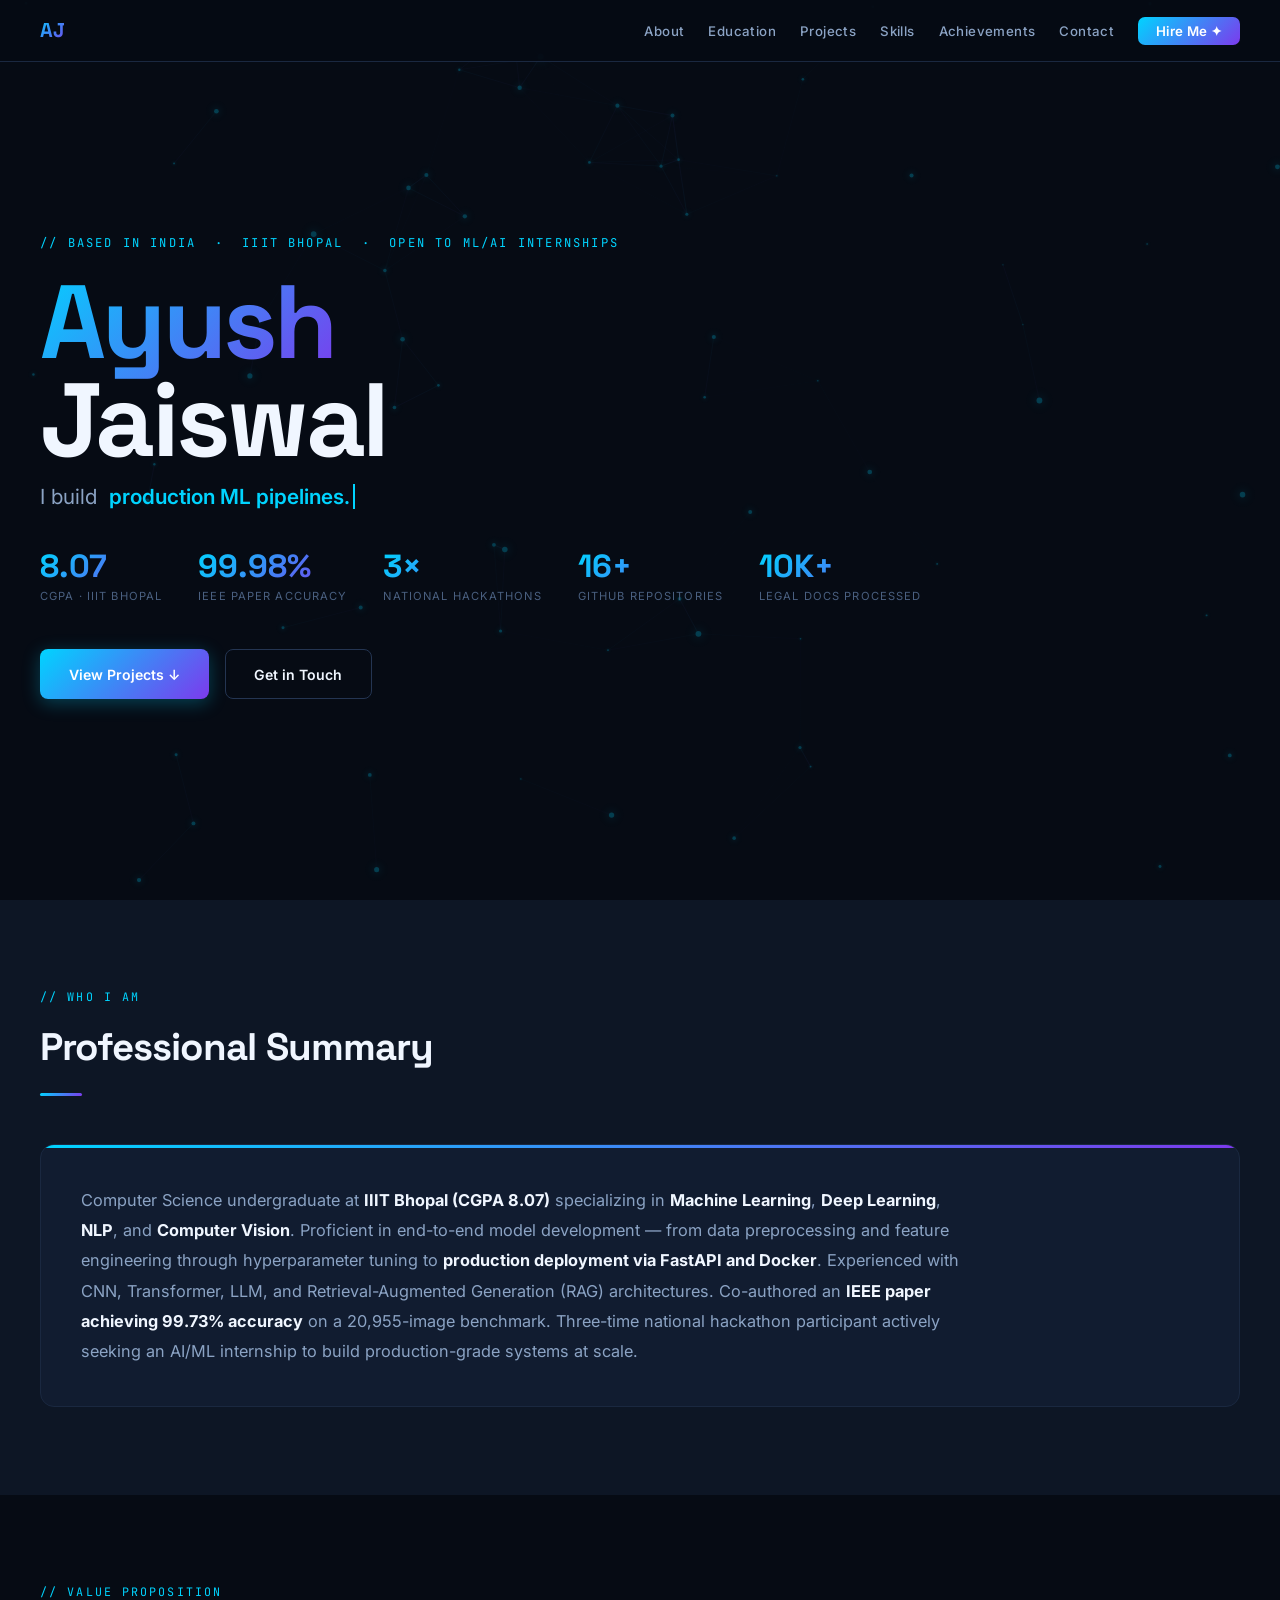
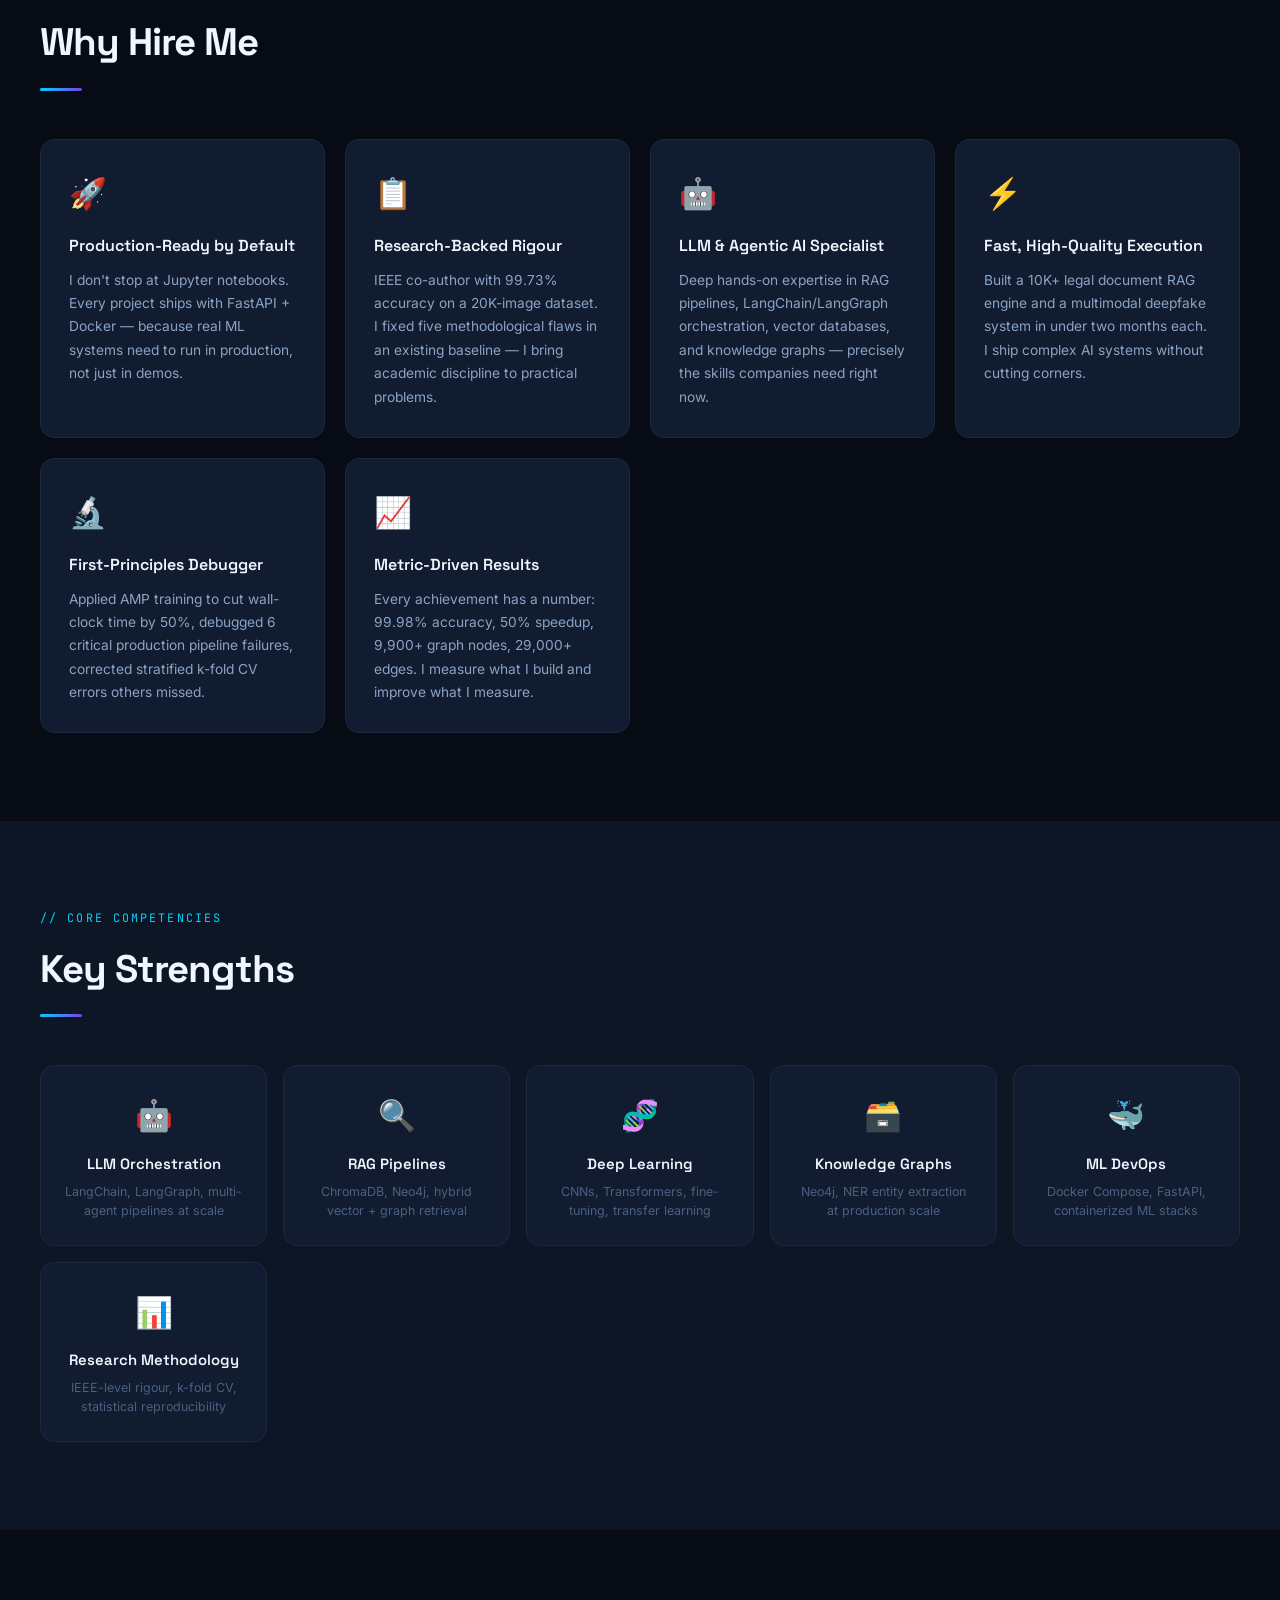
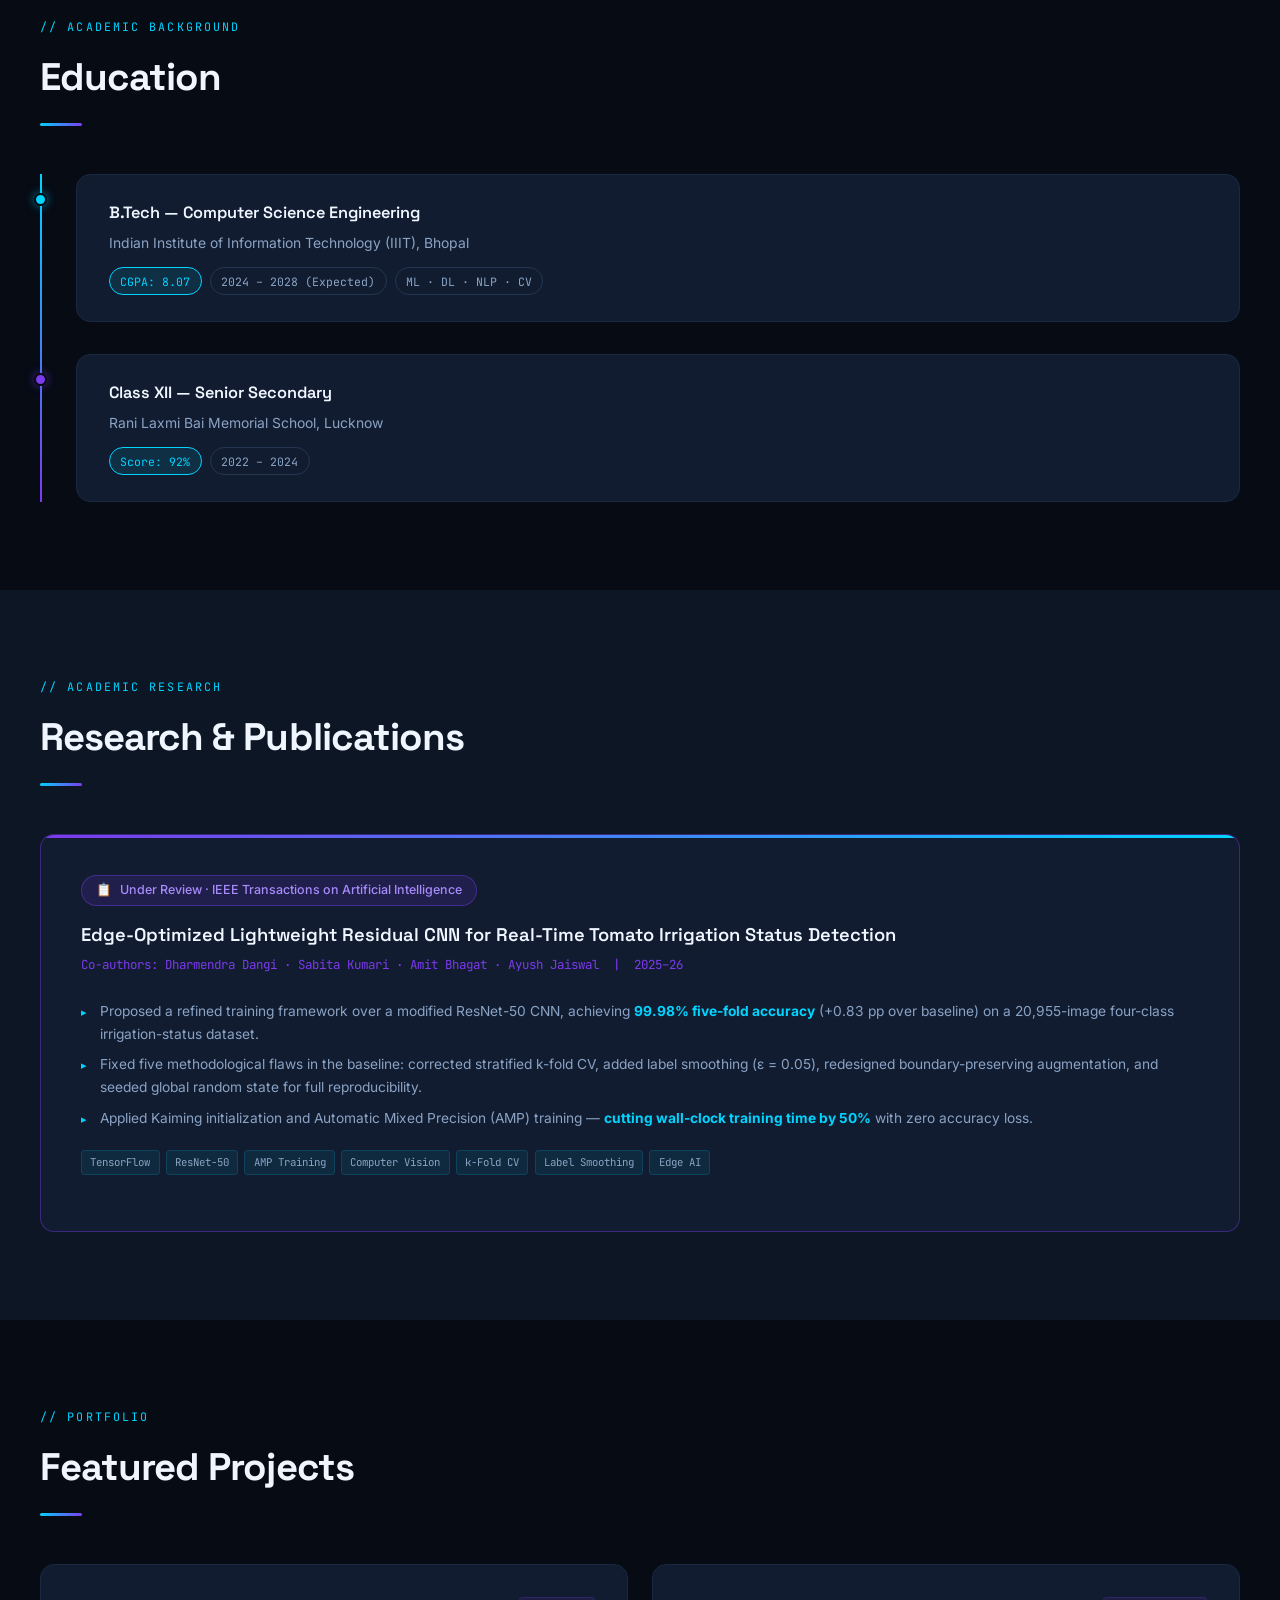
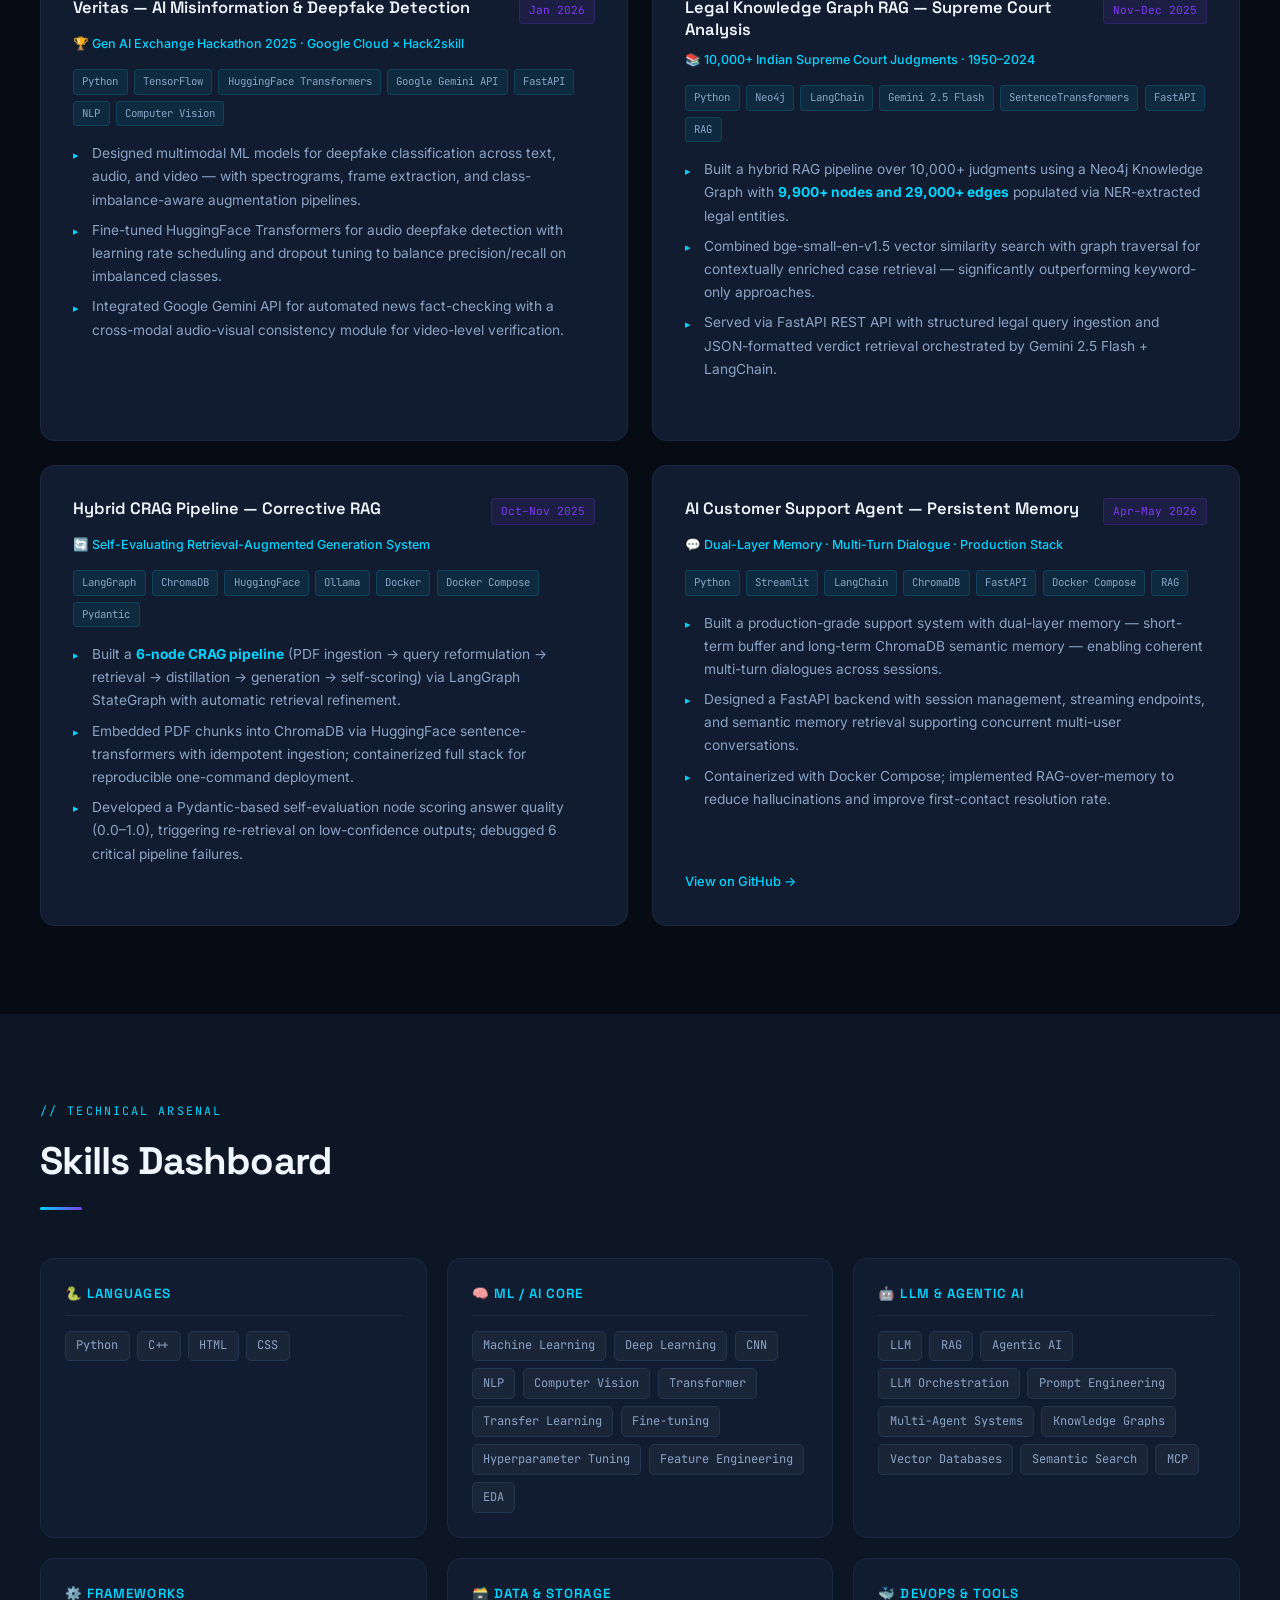
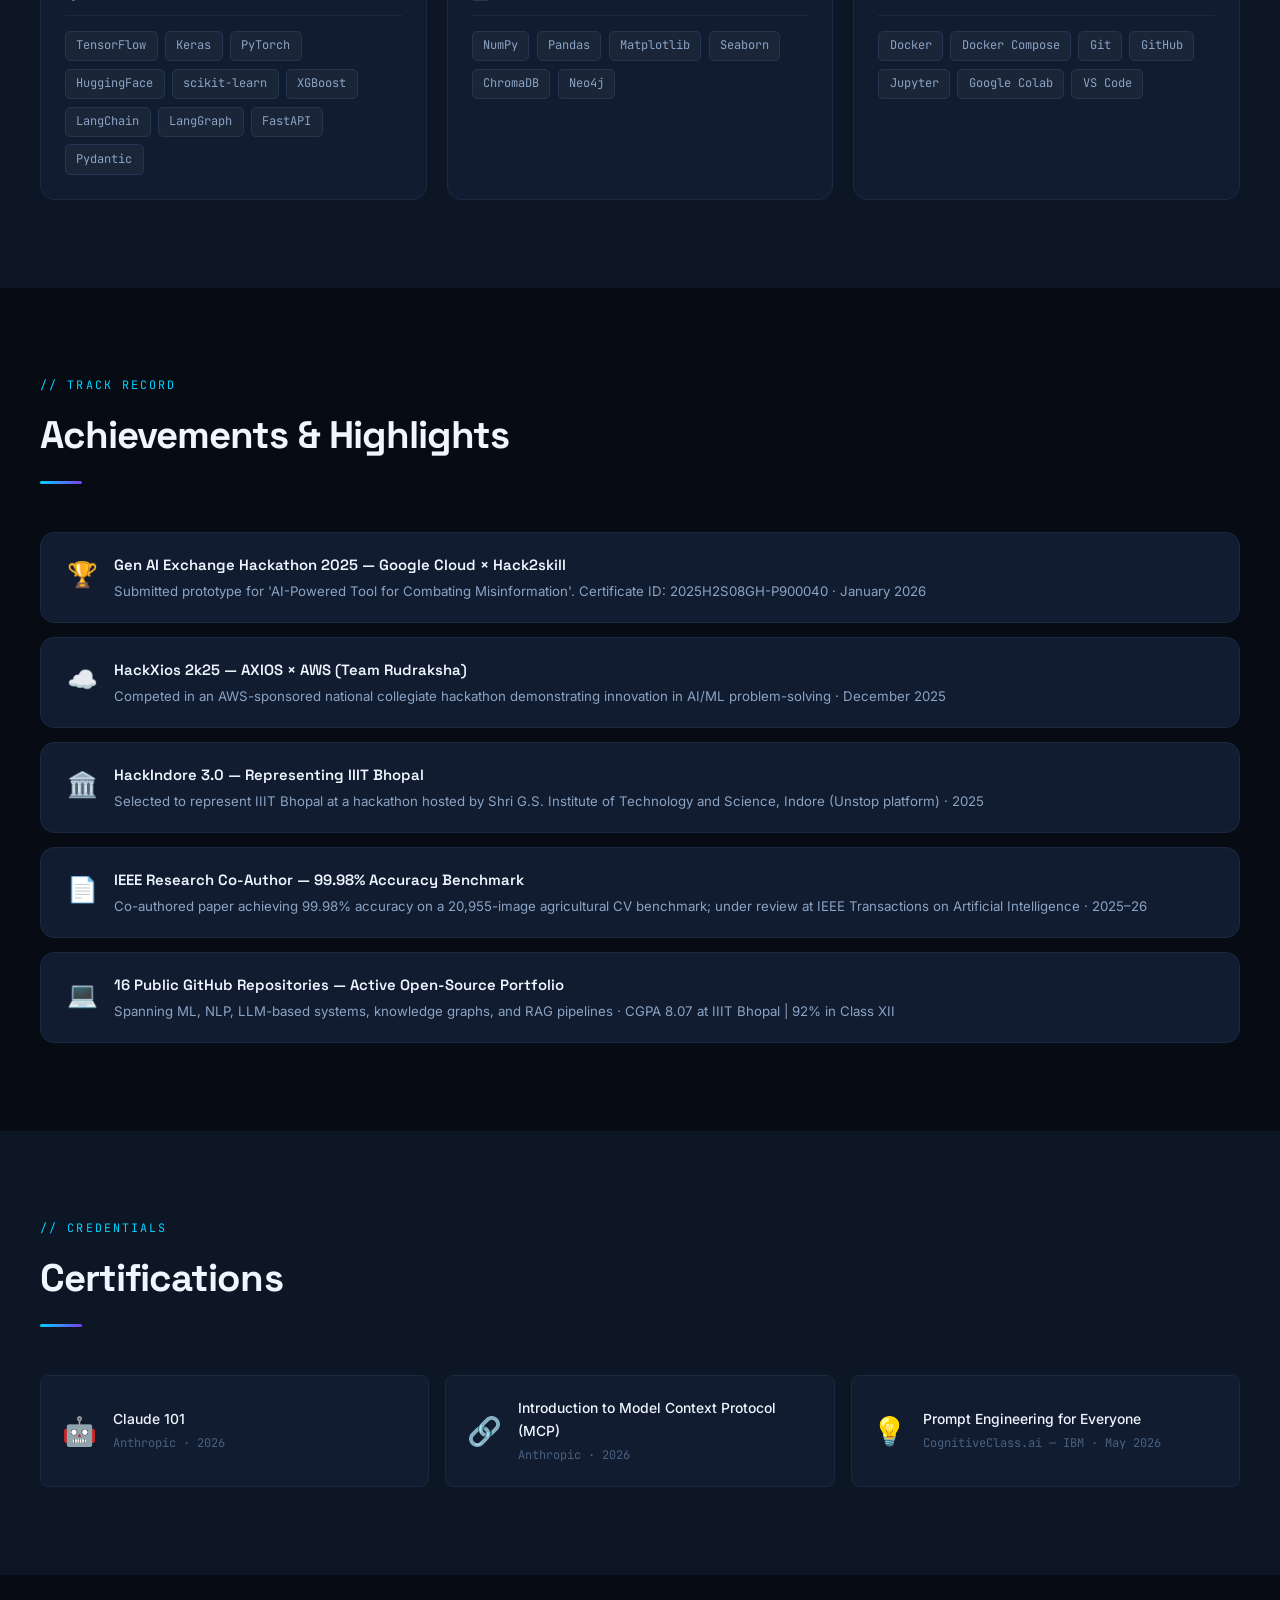
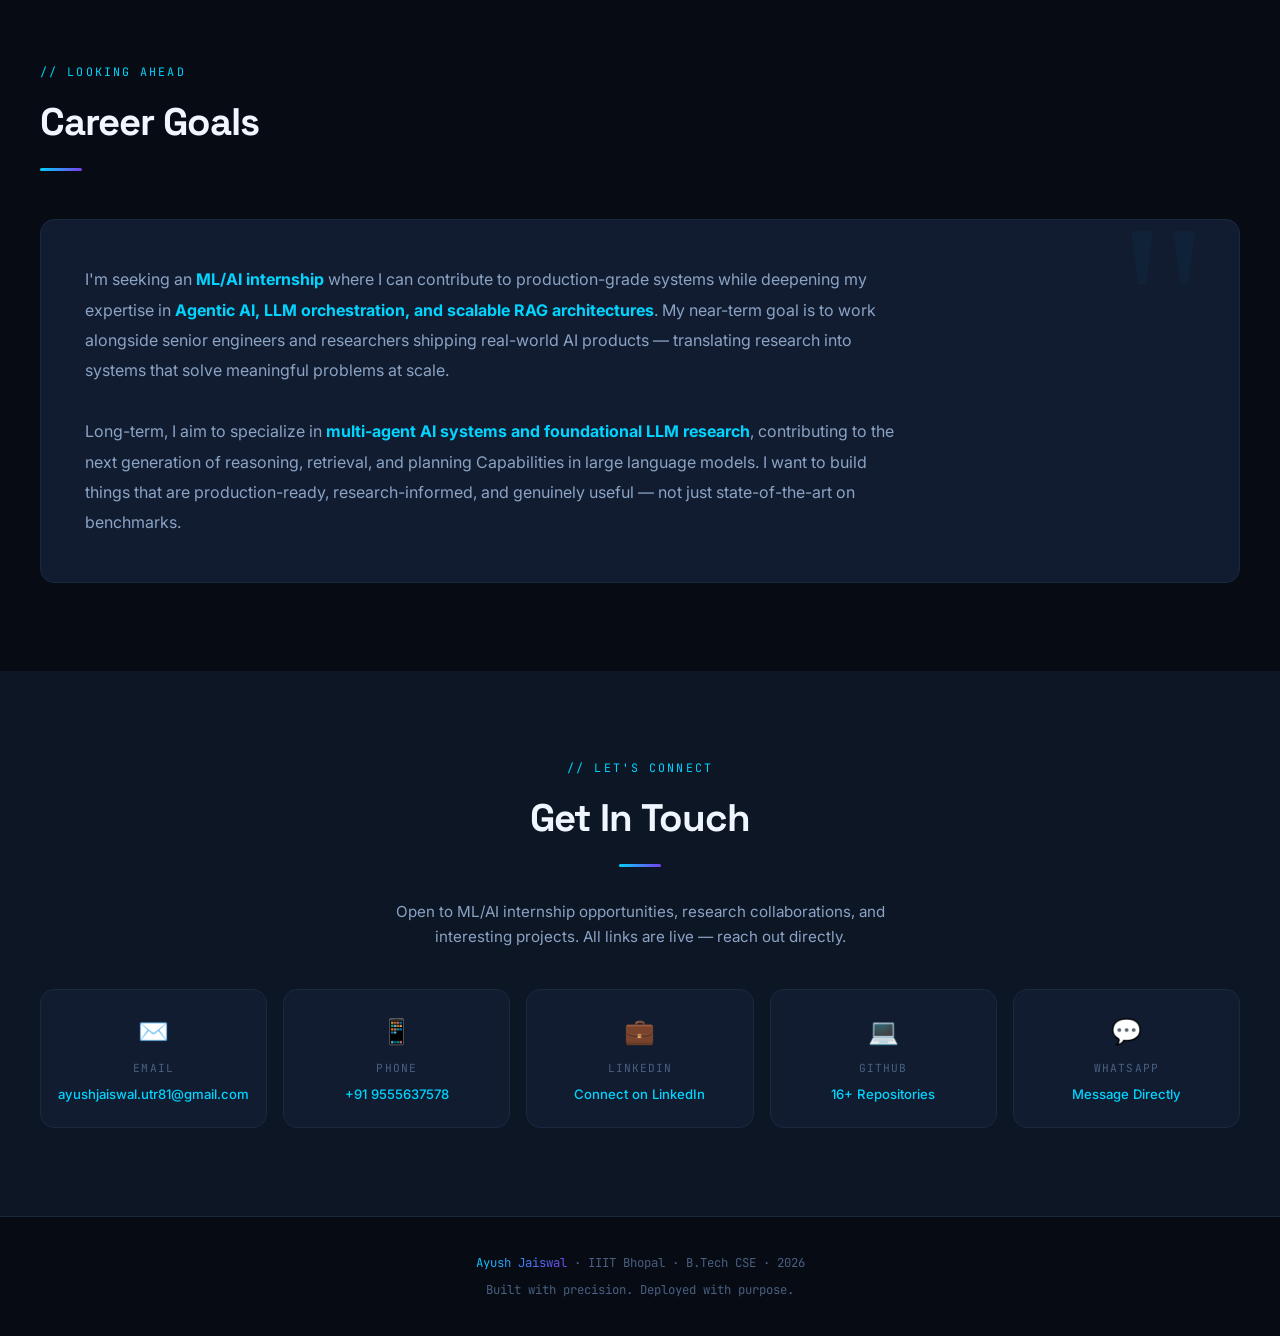
<file: ayush_jaiswal_portfolio.html>
<!DOCTYPE html>
<html lang="en">
<head>
  <meta charset="UTF-8">
  <meta name="viewport" content="width=device-width, initial-scale=1.0">
  <title>Ayush Jaiswal — ML Engineer & AI Researcher</title>
  <link rel="preconnect" href="https://fonts.googleapis.com">
  <link rel="preconnect" href="https://fonts.gstatic.com" crossorigin>
  <link href="https://fonts.googleapis.com/css2?family=Space+Grotesk:wght@300;400;500;600;700&family=Inter:wght@300;400;500;600&family=JetBrains+Mono:wght@400;500&display=swap" rel="stylesheet">
  <style>
    /* ===== CSS VARIABLES ===== */
    :root {
      --bg-deep:        #060B14;
      --bg-surface:     #0D1625;
      --bg-card:        #111C30;
      --border:         #1A2840;
      --border-light:   #243552;
      --cyan:           #00D4FF;
      --violet:         #7C3AED;
      --cyan-dim:       rgba(0,212,255,0.12);
      --violet-dim:     rgba(124,58,237,0.12);
      --text-primary:   #F0F6FF;
      --text-secondary: #8BA3C4;
      --text-muted:     #4A6080;
      --font-display:   'Space Grotesk', sans-serif;
      --font-body:      'Inter', sans-serif;
      --font-mono:      'JetBrains Mono', monospace;
      --grad-main:      linear-gradient(135deg, #00D4FF 0%, #7C3AED 100%);
      --grad-subtle:    linear-gradient(135deg, rgba(0,212,255,0.08) 0%, rgba(124,58,237,0.08) 100%);
      --shadow-card:    0 4px 24px rgba(0,0,0,0.45);
      --shadow-cyan:    0 0 24px rgba(0,212,255,0.18);
      --shadow-violet:  0 0 24px rgba(124,58,237,0.18);
      --radius:         14px;
      --radius-sm:      8px;
      --ease:           0.3s cubic-bezier(0.4,0,0.2,1);
    }

    *, *::before, *::after { margin:0; padding:0; box-sizing:border-box; }
    html { scroll-behavior: smooth; }

    body {
      background: var(--bg-deep);
      color: var(--text-primary);
      font-family: var(--font-body);
      line-height: 1.65;
      overflow-x: hidden;
    }

    /* scrollbar */
    ::-webkit-scrollbar { width: 5px; }
    ::-webkit-scrollbar-track { background: var(--bg-deep); }
    ::-webkit-scrollbar-thumb { background: var(--violet); border-radius: 3px; }

    /* ===== NAVIGATION ===== */
    nav {
      position: fixed; top:0; left:0; right:0; z-index:200;
      height: 62px;
      background: rgba(6,11,20,0.88);
      backdrop-filter: blur(18px);
      border-bottom: 1px solid var(--border);
      display: flex; align-items: center;
      justify-content: space-between;
      padding: 0 2.5rem;
    }

    .nav-logo {
      font-family: var(--font-display);
      font-weight: 700; font-size: 1.25rem;
      background: var(--grad-main);
      -webkit-background-clip: text; -webkit-text-fill-color: transparent;
      letter-spacing: -0.02em;
    }

    .nav-links { display:flex; gap:1.5rem; list-style:none; align-items:center; }

    .nav-links a {
      color: var(--text-secondary); text-decoration:none;
      font-size: 0.83rem; font-weight:500; letter-spacing:0.03em;
      transition: color var(--ease);
    }
    .nav-links a:hover { color: var(--cyan); }

    .nav-cta {
      background: var(--grad-main) !important;
      -webkit-text-fill-color: white !important;
      color: white !important;
      padding: 0.38rem 1.1rem;
      border-radius: 7px; font-weight:600 !important;
    }

    .hamburger {
      display:none; flex-direction:column; gap:5px;
      cursor:pointer; background:none; border:none; padding:4px;
    }
    .hamburger span { width:22px; height:2px; background:var(--text-primary); border-radius:1px; transition:all var(--ease); }

    /* ===== HERO ===== */
    #hero {
      min-height: 100vh;
      display: flex; align-items: center;
      position: relative; overflow: hidden;
      padding: 80px 2.5rem 3rem;
    }

    #hero-canvas {
      position:absolute; inset:0;
      width:100%; height:100%;
      opacity: 0.32;
    }

    .hero-content {
      position:relative; z-index:2;
      max-width:1200px; margin:0 auto; width:100%;
    }

    .hero-eyebrow {
      font-family: var(--font-mono);
      font-size: 0.76rem; color: var(--cyan);
      letter-spacing: 0.18em; text-transform: uppercase;
      margin-bottom: 1.25rem;
      opacity:0; animation: fadeUp 0.7s 0.2s forwards;
    }

    .hero-name {
      font-family: var(--font-display);
      font-size: clamp(3.2rem, 9vw, 6.5rem);
      font-weight: 700; line-height: 0.95;
      letter-spacing: -0.035em;
      margin-bottom: 0.6rem;
      opacity:0; animation: fadeUp 0.7s 0.4s forwards;
    }

    .hero-name-highlight {
      background: var(--grad-main);
      -webkit-background-clip: text; -webkit-text-fill-color: transparent;
    }

    .hero-role {
      font-size: clamp(1rem, 2.2vw, 1.3rem);
      color: var(--text-secondary); font-weight:400;
      margin-bottom: 2.25rem;
      min-height: 1.8rem;
      opacity:0; animation: fadeUp 0.7s 0.6s forwards;
    }

    .typewriter {
      color: var(--cyan); font-weight:600;
      border-right: 2px solid var(--cyan);
      padding-right: 3px;
    }

    .hero-stats {
      display:flex; gap:2.25rem; flex-wrap:wrap;
      margin-bottom: 2.75rem;
      opacity:0; animation: fadeUp 0.7s 0.8s forwards;
    }

    .stat-item { display:flex; flex-direction:column; }

    .stat-value {
      font-family: var(--font-display);
      font-size: 2rem; font-weight:700; line-height:1;
      background: var(--grad-main);
      -webkit-background-clip: text; -webkit-text-fill-color: transparent;
    }

    .stat-label {
      font-size: 0.7rem; color: var(--text-muted);
      text-transform: uppercase; letter-spacing: 0.1em;
      margin-top: 0.3rem;
    }

    .hero-actions {
      display:flex; gap:1rem; flex-wrap:wrap;
      opacity:0; animation: fadeUp 0.7s 1s forwards;
    }

    @keyframes fadeUp {
      from { opacity:0; transform:translateY(18px); }
      to   { opacity:1; transform:translateY(0); }
    }

    /* ===== BUTTONS ===== */
    .btn {
      padding: 0.78rem 1.8rem;
      border-radius: var(--radius-sm);
      font-weight:600; font-size:0.88rem;
      cursor:pointer; transition:all var(--ease);
      text-decoration:none; display:inline-flex;
      align-items:center; gap:0.45rem; border:none;
    }
    .btn-primary {
      background: var(--grad-main); color:white;
      box-shadow: 0 4px 18px rgba(0,212,255,0.28);
    }
    .btn-primary:hover { transform:translateY(-2px); box-shadow:0 8px 28px rgba(0,212,255,0.38); }
    .btn-outline {
      background: transparent; color:var(--text-primary);
      border: 1px solid var(--border-light);
    }
    .btn-outline:hover { border-color:var(--cyan); color:var(--cyan); transform:translateY(-2px); }

    /* ===== SECTION COMMONS ===== */
    section { padding: 5.5rem 2.5rem; }

    .container { max-width:1200px; margin:0 auto; }

    .section-label {
      font-family: var(--font-mono);
      font-size: 0.73rem; color:var(--cyan);
      letter-spacing: 0.18em; text-transform:uppercase;
      margin-bottom: 0.5rem;
    }

    .section-title {
      font-family: var(--font-display);
      font-size: clamp(1.75rem, 3.5vw, 2.4rem);
      font-weight:700; letter-spacing:-0.025em;
      margin-bottom: 0.9rem;
    }

    .section-divider {
      width:42px; height:3px;
      background: var(--grad-main);
      border-radius:2px; margin-bottom:3rem;
    }

    /* ===== SCROLL ANIMATIONS ===== */
    .reveal {
      opacity:0; transform:translateY(22px);
      transition: opacity 0.65s ease, transform 0.65s ease;
    }
    .reveal.visible { opacity:1; transform:translateY(0); }

    /* ===== SUMMARY ===== */
    #summary { background: var(--bg-surface); }

    .summary-card {
      background: var(--bg-card);
      border: 1px solid var(--border);
      border-radius: var(--radius);
      padding: 2.5rem;
      position:relative; overflow:hidden;
    }
    .summary-card::before {
      content:''; position:absolute; top:0; left:0; right:0;
      height:3px; background: var(--grad-main);
    }
    .summary-text {
      font-size: 1.02rem; color:var(--text-secondary);
      line-height: 1.85; max-width:900px;
    }
    .summary-text strong { color:var(--text-primary); }

    /* ===== WHY HIRE ME ===== */
    #why-hire { background: var(--bg-deep); }

    .why-grid {
      display:grid;
      grid-template-columns: repeat(auto-fit, minmax(280px, 1fr));
      gap:1.25rem;
    }

    .why-card {
      background: var(--bg-card);
      border: 1px solid var(--border);
      border-radius: var(--radius);
      padding: 1.75rem;
      transition: all var(--ease);
      position:relative; overflow:hidden;
    }
    .why-card::after {
      content:''; position:absolute; inset:0;
      background: var(--grad-subtle); opacity:0;
      transition:opacity var(--ease);
    }
    .why-card:hover {
      border-color: rgba(0,212,255,0.5);
      transform: translateY(-4px);
      box-shadow: var(--shadow-cyan);
    }
    .why-card:hover::after { opacity:1; }

    .why-icon { font-size:1.9rem; margin-bottom:0.9rem; display:block; }

    .why-card h3 {
      font-family: var(--font-display);
      font-size:1rem; font-weight:600;
      margin-bottom:0.6rem;
      position:relative; z-index:1;
    }
    .why-card p {
      font-size:0.86rem; color:var(--text-secondary);
      line-height:1.7; position:relative; z-index:1;
    }

    /* ===== KEY STRENGTHS ===== */
    #strengths { background: var(--bg-surface); }

    .strengths-grid {
      display:grid;
      grid-template-columns: repeat(auto-fit, minmax(190px, 1fr));
      gap:1rem;
    }

    .strength-card {
      background: var(--bg-card);
      border: 1px solid var(--border);
      border-radius: var(--radius);
      padding: 1.5rem; text-align:center;
      transition: all var(--ease);
    }
    .strength-card:hover {
      border-color: rgba(124,58,237,0.5);
      transform: translateY(-3px);
      box-shadow: var(--shadow-violet);
    }
    .strength-card .s-icon { font-size:1.9rem; margin-bottom:0.7rem; }
    .strength-card h4 {
      font-family: var(--font-display);
      font-size:0.93rem; font-weight:600;
      margin-bottom:0.35rem;
    }
    .strength-card p { font-size:0.78rem; color:var(--text-muted); line-height:1.55; }

    /* ===== EDUCATION ===== */
    #education { background: var(--bg-deep); }

    .edu-timeline { position:relative; padding-left:2.25rem; }
    .edu-timeline::before {
      content:''; position:absolute;
      left:0; top:0; bottom:0; width:2px;
      background: linear-gradient(to bottom, var(--cyan), var(--violet));
    }

    .edu-item { position:relative; padding-bottom:2rem; }
    .edu-item:last-child { padding-bottom:0; }

    .edu-dot {
      position:absolute; left:-2.65rem; top:1.2rem;
      width:13px; height:13px; border-radius:50%;
      background: var(--cyan); border:2px solid var(--bg-deep);
      box-shadow:0 0 10px rgba(0,212,255,0.55);
    }

    .edu-card {
      background: var(--bg-card);
      border: 1px solid var(--border);
      border-radius: var(--radius); padding:1.6rem 2rem;
      transition: border-color var(--ease);
    }
    .edu-card:hover { border-color: rgba(0,212,255,0.35); }

    .edu-card h3 {
      font-family: var(--font-display);
      font-size:1.02rem; font-weight:600; margin-bottom:0.3rem;
    }
    .edu-inst {
      font-size:0.87rem; color:var(--text-secondary); margin-bottom:0.75rem;
    }
    .edu-badges { display:flex; gap:0.5rem; flex-wrap:wrap; }
    .edu-badge {
      font-family: var(--font-mono); font-size:0.72rem;
      padding:0.22rem 0.65rem; border-radius:20px;
      border:1px solid var(--border-light); color:var(--text-secondary);
    }
    .edu-badge.hl {
      background: rgba(0,212,255,0.1);
      border-color: var(--cyan); color:var(--cyan);
    }

    /* ===== RESEARCH ===== */
    #research { background: var(--bg-surface); }

    .research-card {
      background: var(--bg-card);
      border: 1px solid rgba(124,58,237,0.4);
      border-radius: var(--radius); padding:2.5rem;
      position:relative; overflow:hidden;
    }
    .research-card::before {
      content:''; position:absolute; top:0; left:0; right:0;
      height:3px; background:linear-gradient(90deg, var(--violet), var(--cyan));
    }
    .research-badge {
      display:inline-flex; align-items:center; gap:0.45rem;
      background: rgba(124,58,237,0.15);
      border:1px solid rgba(124,58,237,0.4);
      border-radius:20px; padding:0.28rem 0.9rem;
      font-size:0.78rem; color:#A78BFA; font-weight:500;
      margin-bottom:1rem;
    }
    .research-title {
      font-family: var(--font-display);
      font-size:1.15rem; font-weight:600;
      line-height:1.4; margin-bottom:0.45rem;
    }
    .research-venue {
      font-family: var(--font-mono); font-size:0.78rem;
      color:var(--violet); margin-bottom:1.5rem;
    }

    /* ===== PROJECTS ===== */
    #projects { background: var(--bg-deep); }

    .projects-grid {
      display:grid;
      grid-template-columns: repeat(auto-fit, minmax(500px, 1fr));
      gap:1.5rem;
    }

    .project-card {
      background: var(--bg-card);
      border: 1px solid var(--border);
      border-radius: var(--radius); padding:2rem;
      display:flex; flex-direction:column;
      transition: all var(--ease); position:relative; overflow:hidden;
    }
    .project-card::before {
      content:''; position:absolute;
      top:0; left:0; right:0; height:2px;
      background: var(--grad-main);
      transform:scaleX(0); transform-origin:left;
      transition:transform var(--ease);
    }
    .project-card:hover {
      border-color:rgba(0,212,255,0.38);
      transform:translateY(-4px);
      box-shadow: var(--shadow-cyan), var(--shadow-card);
    }
    .project-card:hover::before { transform:scaleX(1); }

    .project-header {
      display:flex; justify-content:space-between;
      align-items:flex-start; gap:1rem; margin-bottom:0.65rem;
    }
    .project-title {
      font-family:var(--font-display);
      font-size:1.03rem; font-weight:600; line-height:1.3;
    }
    .project-date {
      font-family:var(--font-mono); font-size:0.7rem;
      color:var(--violet); white-space:nowrap;
      padding:0.2rem 0.55rem;
      background:rgba(124,58,237,0.1);
      border:1px solid rgba(124,58,237,0.2);
      border-radius:4px; flex-shrink:0;
    }
    .project-event {
      font-size:0.78rem; color:var(--cyan);
      font-weight:500; margin-bottom:0.9rem;
    }

    .tech-stack { display:flex; flex-wrap:wrap; gap:0.38rem; margin-bottom:1rem; }
    .tech-tag {
      font-family:var(--font-mono); font-size:0.67rem;
      padding:0.18rem 0.52rem;
      background:rgba(0,212,255,0.07);
      border:1px solid rgba(0,212,255,0.15);
      border-radius:4px; color:var(--text-secondary);
    }

    .project-bullets { list-style:none; margin-bottom:1.25rem; flex:1; }
    .project-bullets li {
      font-size:0.86rem; color:var(--text-secondary);
      line-height:1.68; padding-left:1.2rem;
      position:relative; margin-bottom:0.45rem;
    }
    .project-bullets li::before {
      content:'▸'; position:absolute; left:0;
      color:var(--cyan); font-size:0.68rem; top:0.2rem;
    }
    .project-bullets li strong { color:var(--cyan); }

    .project-link {
      display:inline-flex; align-items:center; gap:0.4rem;
      color:var(--cyan); text-decoration:none;
      font-size:0.81rem; font-weight:500;
      transition:gap var(--ease);
    }
    .project-link:hover { gap:0.75rem; }

    /* ===== SKILLS ===== */
    #skills { background: var(--bg-surface); }

    .skills-grid {
      display:grid;
      grid-template-columns:repeat(auto-fit, minmax(290px, 1fr));
      gap:1.25rem;
    }

    .skill-cat {
      background:var(--bg-card);
      border:1px solid var(--border);
      border-radius:var(--radius); padding:1.5rem;
    }
    .skill-cat h3 {
      font-family:var(--font-display); font-size:0.83rem;
      font-weight:600; text-transform:uppercase;
      letter-spacing:0.08em; color:var(--cyan);
      margin-bottom:0.9rem; padding-bottom:0.65rem;
      border-bottom:1px solid var(--border);
    }
    .skill-tags { display:flex; flex-wrap:wrap; gap:0.45rem; }
    .skill-tag {
      font-family:var(--font-mono); font-size:0.75rem;
      padding:0.28rem 0.65rem; border-radius:5px;
      background:rgba(255,255,255,0.04);
      border:1px solid var(--border-light);
      color:var(--text-secondary); cursor:default;
      transition:all var(--ease);
    }
    .skill-tag:hover {
      background:rgba(0,212,255,0.1);
      border-color:var(--cyan); color:var(--cyan);
      transform:translateY(-1px);
    }

    /* ===== ACHIEVEMENTS ===== */
    #achievements { background: var(--bg-deep); }

    .ach-list { display:flex; flex-direction:column; gap:0.9rem; }

    .ach-item {
      background:var(--bg-card);
      border:1px solid var(--border);
      border-radius:var(--radius);
      padding:1.25rem 1.6rem;
      display:flex; gap:1rem; align-items:flex-start;
      transition:all var(--ease);
    }
    .ach-item:hover {
      border-color:rgba(0,212,255,0.3);
      transform:translateX(5px);
    }
    .ach-icon { font-size:1.55rem; flex-shrink:0; margin-top:0.05rem; }
    .ach-content h4 {
      font-family:var(--font-display); font-size:0.93rem;
      font-weight:600; margin-bottom:0.22rem;
    }
    .ach-content p { font-size:0.83rem; color:var(--text-secondary); line-height:1.55; }

    /* ===== CERTIFICATIONS ===== */
    #certifications { background: var(--bg-surface); }

    .cert-grid {
      display:grid;
      grid-template-columns:repeat(auto-fit, minmax(250px, 1fr));
      gap:1rem;
    }
    .cert-card {
      background:var(--bg-card);
      border:1px solid var(--border);
      border-radius:var(--radius-sm); padding:1.3rem;
      display:flex; align-items:center; gap:1rem;
      transition:all var(--ease);
    }
    .cert-card:hover {
      border-color:var(--violet);
      box-shadow:var(--shadow-violet);
    }
    .cert-icon { font-size:1.75rem; flex-shrink:0; }
    .cert-name { font-weight:500; font-size:0.87rem; margin-bottom:0.18rem; }
    .cert-issuer {
      font-size:0.75rem; color:var(--text-muted);
      font-family:var(--font-mono);
    }

    /* ===== CAREER GOALS ===== */
    #goals { background: var(--bg-deep); }

    .goals-card {
      background:var(--bg-card);
      border:1px solid var(--border);
      border-radius:var(--radius); padding:2.75rem;
      position:relative; overflow:hidden;
    }
    .goals-card::after {
      content:'"'; position:absolute;
      top:-30px; right:30px;
      font-size:14rem; font-family:Georgia, serif;
      color:rgba(0,212,255,0.04); line-height:1; pointer-events:none;
    }
    .goals-text {
      font-size:1rem; color:var(--text-secondary);
      line-height:1.9; max-width:820px;
      position:relative; z-index:1;
    }
    .goals-text strong { color:var(--cyan); }

    /* ===== CONTACT ===== */
    #contact { background: var(--bg-surface); }

    .contact-intro {
      text-align:center; color:var(--text-secondary);
      font-size:0.95rem; max-width:520px;
      margin:0 auto 2.5rem;
    }

    .contact-grid {
      display:grid;
      grid-template-columns:repeat(auto-fit, minmax(185px, 1fr));
      gap:1rem;
    }

    .contact-item {
      background:var(--bg-card);
      border:1px solid var(--border);
      border-radius:var(--radius); padding:1.3rem;
      text-decoration:none; color:var(--text-primary);
      display:flex; flex-direction:column;
      align-items:center; gap:0.45rem;
      transition:all var(--ease); text-align:center;
    }
    .contact-item:hover {
      border-color:var(--cyan);
      transform:translateY(-4px);
      box-shadow:var(--shadow-cyan);
    }
    .contact-item-icon { font-size:1.55rem; }
    .contact-item-label {
      font-size:0.7rem; color:var(--text-muted);
      text-transform:uppercase; letter-spacing:0.1em;
      font-family:var(--font-mono);
    }
    .contact-item-value {
      font-size:0.82rem; font-weight:500; color:var(--cyan);
    }

    /* ===== FOOTER ===== */
    footer {
      text-align:center; padding:2.25rem;
      border-top:1px solid var(--border);
      font-size:0.77rem; color:var(--text-muted);
      font-family:var(--font-mono);
      background:var(--bg-deep);
    }
    footer span {
      background:var(--grad-main);
      -webkit-background-clip:text; -webkit-text-fill-color:transparent;
    }

    /* ===== MOBILE ===== */
    @media (max-width: 768px) {
      nav { padding:0 1.25rem; }
      .hamburger { display:flex; }
      .nav-links {
        position:fixed; top:62px; left:0; right:0;
        background:var(--bg-surface);
        border-bottom:1px solid var(--border);
        flex-direction:column; padding:1.5rem;
        gap:0.9rem; display:none; z-index:199;
      }
      .nav-links.open { display:flex; }

      section { padding:4rem 1.25rem; }
      .projects-grid { grid-template-columns:1fr; }
      .hero-stats { gap:1.25rem; }
      #hero { padding:80px 1.25rem 2rem; }
    }
  </style>
</head>
<body>

  <!-- ===== NAV ===== -->
  <nav>
    <div class="nav-logo">AJ</div>
    <button class="hamburger" onclick="toggleNav()" aria-label="Toggle Menu">
      <span></span><span></span><span></span>
    </button>
    <ul class="nav-links" id="navLinks">
      <li><a href="#summary"       onclick="closeNav()">About</a></li>
      <li><a href="#education"     onclick="closeNav()">Education</a></li>
      <li><a href="#projects"      onclick="closeNav()">Projects</a></li>
      <li><a href="#skills"        onclick="closeNav()">Skills</a></li>
      <li><a href="#achievements"  onclick="closeNav()">Achievements</a></li>
      <li><a href="#contact"       onclick="closeNav()">Contact</a></li>
      <li><a href="mailto:ayushjaiswal.utr81@gmail.com" class="nav-cta">Hire Me ✦</a></li>
    </ul>
  </nav>

  <!-- ===== HERO ===== -->
  <section id="hero">
    <canvas id="hero-canvas"></canvas>
    <div class="hero-content">
      <div class="hero-eyebrow">// Based in India &nbsp;·&nbsp; IIIT Bhopal &nbsp;·&nbsp; Open to ML/AI Internships</div>

      <h1 class="hero-name">
        <span class="hero-name-highlight">Ayush</span><br>Jaiswal
      </h1>

      <div class="hero-role">
        I build &nbsp;<span class="typewriter" id="typewriter"></span>
      </div>

      <div class="hero-stats">
        <div class="stat-item">
          <span class="stat-value">8.07</span>
          <span class="stat-label">CGPA · IIIT Bhopal</span>
        </div>
        <div class="stat-item">
          <span class="stat-value">99.98%</span>
          <span class="stat-label">IEEE Paper Accuracy</span>
        </div>
        <div class="stat-item">
          <span class="stat-value">3×</span>
          <span class="stat-label">National Hackathons</span>
        </div>
        <div class="stat-item">
          <span class="stat-value">16+</span>
          <span class="stat-label">GitHub Repositories</span>
        </div>
        <div class="stat-item">
          <span class="stat-value">10K+</span>
          <span class="stat-label">Legal Docs Processed</span>
        </div>
      </div>

      <div class="hero-actions">
        <a href="#projects" class="btn btn-primary">View Projects ↓</a>
        <a href="#contact"  class="btn btn-outline">Get in Touch</a>
      </div>
    </div>
  </section>

  <!-- ===== PROFESSIONAL SUMMARY ===== -->
  <section id="summary">
    <div class="container reveal">
      <div class="section-label">// Who I Am</div>
      <h2 class="section-title">Professional Summary</h2>
      <div class="section-divider"></div>
      <div class="summary-card">
        <p class="summary-text">
          Computer Science undergraduate at <strong>IIIT Bhopal (CGPA&nbsp;8.07)</strong> specializing in
          <strong>Machine Learning</strong>, <strong>Deep Learning</strong>, <strong>NLP</strong>, and
          <strong>Computer Vision</strong>. Proficient in end-to-end model development — from data
          preprocessing and feature engineering through hyperparameter tuning to
          <strong>production deployment via FastAPI and Docker</strong>. Experienced with CNN, Transformer,
          LLM, and Retrieval-Augmented Generation (RAG) architectures. Co-authored an
          <strong>IEEE paper achieving 99.73% accuracy</strong> on a 20,955-image benchmark.
          Three-time national hackathon participant actively seeking an AI/ML internship to build
          production-grade systems at scale.
        </p>
      </div>
    </div>
  </section>

  <!-- ===== WHY HIRE ME ===== -->
  <section id="why-hire">
    <div class="container reveal">
      <div class="section-label">// Value Proposition</div>
      <h2 class="section-title">Why Hire Me</h2>
      <div class="section-divider"></div>
      <div class="why-grid">

        <div class="why-card">
          <span class="why-icon">🚀</span>
          <h3>Production-Ready by Default</h3>
          <p>I don't stop at Jupyter notebooks. Every project ships with FastAPI + Docker — because real ML systems need to run in production, not just in demos.</p>
        </div>

        <div class="why-card">
          <span class="why-icon">📋</span>
          <h3>Research-Backed Rigour</h3>
          <p>IEEE co-author with 99.73% accuracy on a 20K-image dataset. I fixed five methodological flaws in an existing baseline — I bring academic discipline to practical problems.</p>
        </div>

        <div class="why-card">
          <span class="why-icon">🤖</span>
          <h3>LLM & Agentic AI Specialist</h3>
          <p>Deep hands-on expertise in RAG pipelines, LangChain/LangGraph orchestration, vector databases, and knowledge graphs — precisely the skills companies need right now.</p>
        </div>

        <div class="why-card">
          <span class="why-icon">⚡</span>
          <h3>Fast, High-Quality Execution</h3>
          <p>Built a 10K+ legal document RAG engine and a multimodal deepfake system in under two months each. I ship complex AI systems without cutting corners.</p>
        </div>

        <div class="why-card">
          <span class="why-icon">🔬</span>
          <h3>First-Principles Debugger</h3>
          <p>Applied AMP training to cut wall-clock time by 50%, debugged 6 critical production pipeline failures, corrected stratified k-fold CV errors others missed.</p>
        </div>

        <div class="why-card">
          <span class="why-icon">📈</span>
          <h3>Metric-Driven Results</h3>
          <p>Every achievement has a number: 99.98% accuracy, 50% speedup, 9,900+ graph nodes, 29,000+ edges. I measure what I build and improve what I measure.</p>
        </div>

      </div>
    </div>
  </section>

  <!-- ===== KEY STRENGTHS ===== -->
  <section id="strengths">
    <div class="container reveal">
      <div class="section-label">// Core Competencies</div>
      <h2 class="section-title">Key Strengths</h2>
      <div class="section-divider"></div>
      <div class="strengths-grid">
        <div class="strength-card">
          <div class="s-icon">🤖</div>
          <h4>LLM Orchestration</h4>
          <p>LangChain, LangGraph, multi-agent pipelines at scale</p>
        </div>
        <div class="strength-card">
          <div class="s-icon">🔍</div>
          <h4>RAG Pipelines</h4>
          <p>ChromaDB, Neo4j, hybrid vector + graph retrieval</p>
        </div>
        <div class="strength-card">
          <div class="s-icon">🧬</div>
          <h4>Deep Learning</h4>
          <p>CNNs, Transformers, fine-tuning, transfer learning</p>
        </div>
        <div class="strength-card">
          <div class="s-icon">🗃️</div>
          <h4>Knowledge Graphs</h4>
          <p>Neo4j, NER entity extraction at production scale</p>
        </div>
        <div class="strength-card">
          <div class="s-icon">🐳</div>
          <h4>ML DevOps</h4>
          <p>Docker Compose, FastAPI, containerized ML stacks</p>
        </div>
        <div class="strength-card">
          <div class="s-icon">📊</div>
          <h4>Research Methodology</h4>
          <p>IEEE-level rigour, k-fold CV, statistical reproducibility</p>
        </div>
      </div>
    </div>
  </section>

  <!-- ===== EDUCATION ===== -->
  <section id="education">
    <div class="container reveal">
      <div class="section-label">// Academic Background</div>
      <h2 class="section-title">Education</h2>
      <div class="section-divider"></div>
      <div class="edu-timeline">

        <div class="edu-item">
          <div class="edu-dot"></div>
          <div class="edu-card">
            <h3>B.Tech — Computer Science Engineering</h3>
            <div class="edu-inst">Indian Institute of Information Technology (IIIT), Bhopal</div>
            <div class="edu-badges">
              <span class="edu-badge hl">CGPA: 8.07</span>
              <span class="edu-badge">2024 – 2028 (Expected)</span>
              <span class="edu-badge">ML · DL · NLP · CV</span>
            </div>
          </div>
        </div>

        <div class="edu-item">
          <div class="edu-dot" style="background:var(--violet);box-shadow:0 0 10px rgba(124,58,237,0.55);"></div>
          <div class="edu-card">
            <h3>Class XII — Senior Secondary</h3>
            <div class="edu-inst">Rani Laxmi Bai Memorial School, Lucknow</div>
            <div class="edu-badges">
              <span class="edu-badge hl">Score: 92%</span>
              <span class="edu-badge">2022 – 2024</span>
            </div>
          </div>
        </div>

      </div>
    </div>
  </section>

  <!-- ===== RESEARCH ===== -->
  <section id="research">
    <div class="container reveal">
      <div class="section-label">// Academic Research</div>
      <h2 class="section-title">Research & Publications</h2>
      <div class="section-divider"></div>
      <div class="research-card">
        <div class="research-badge">
          <span>📋</span> Under Review · IEEE Transactions on Artificial Intelligence
        </div>
        <h3 class="research-title">
          Edge-Optimized Lightweight Residual CNN for Real-Time Tomato Irrigation Status Detection
        </h3>
        <div class="research-venue">
          Co-authors: Dharmendra Dangi · Sabita Kumari · Amit Bhagat · Ayush Jaiswal &nbsp;|&nbsp; 2025–26
        </div>
        <ul class="project-bullets">
          <li>Proposed a refined training framework over a modified ResNet-50 CNN, achieving
              <strong>99.98% five-fold accuracy</strong> (+0.83 pp over baseline) on a 20,955-image
              four-class irrigation-status dataset.</li>
          <li>Fixed five methodological flaws in the baseline: corrected stratified k-fold CV, added label
              smoothing (ε = 0.05), redesigned boundary-preserving augmentation, and seeded global random
              state for full reproducibility.</li>
          <li>Applied Kaiming initialization and Automatic Mixed Precision (AMP) training —
              <strong>cutting wall-clock training time by 50%</strong> with zero accuracy loss.</li>
        </ul>
        <div class="tech-stack">
          <span class="tech-tag">TensorFlow</span>
          <span class="tech-tag">ResNet-50</span>
          <span class="tech-tag">AMP Training</span>
          <span class="tech-tag">Computer Vision</span>
          <span class="tech-tag">k-Fold CV</span>
          <span class="tech-tag">Label Smoothing</span>
          <span class="tech-tag">Edge AI</span>
        </div>
      </div>
    </div>
  </section>

  <!-- ===== PROJECTS ===== -->
  <section id="projects">
    <div class="container reveal">
      <div class="section-label">// Portfolio</div>
      <h2 class="section-title">Featured Projects</h2>
      <div class="section-divider"></div>
      <div class="projects-grid">

        <!-- Veritas -->
        <div class="project-card">
          <div class="project-header">
            <div class="project-title">Veritas — AI Misinformation & Deepfake Detection</div>
            <div class="project-date">Jan 2026</div>
          </div>
          <div class="project-event">🏆 Gen AI Exchange Hackathon 2025 · Google Cloud × Hack2skill</div>
          <div class="tech-stack">
            <span class="tech-tag">Python</span>
            <span class="tech-tag">TensorFlow</span>
            <span class="tech-tag">HuggingFace Transformers</span>
            <span class="tech-tag">Google Gemini API</span>
            <span class="tech-tag">FastAPI</span>
            <span class="tech-tag">NLP</span>
            <span class="tech-tag">Computer Vision</span>
          </div>
          <ul class="project-bullets">
            <li>Designed multimodal ML models for deepfake classification across text, audio, and video — with spectrograms, frame extraction, and class-imbalance-aware augmentation pipelines.</li>
            <li>Fine-tuned HuggingFace Transformers for audio deepfake detection with learning rate scheduling and dropout tuning to balance precision/recall on imbalanced classes.</li>
            <li>Integrated Google Gemini API for automated news fact-checking with a cross-modal audio-visual consistency module for video-level verification.</li>
          </ul>
        </div>

        <!-- Legal KG RAG -->
        <div class="project-card">
          <div class="project-header">
            <div class="project-title">Legal Knowledge Graph RAG — Supreme Court Analysis</div>
            <div class="project-date">Nov–Dec 2025</div>
          </div>
          <div class="project-event">📚 10,000+ Indian Supreme Court Judgments · 1950–2024</div>
          <div class="tech-stack">
            <span class="tech-tag">Python</span>
            <span class="tech-tag">Neo4j</span>
            <span class="tech-tag">LangChain</span>
            <span class="tech-tag">Gemini 2.5 Flash</span>
            <span class="tech-tag">SentenceTransformers</span>
            <span class="tech-tag">FastAPI</span>
            <span class="tech-tag">RAG</span>
          </div>
          <ul class="project-bullets">
            <li>Built a hybrid RAG pipeline over 10,000+ judgments using a Neo4j Knowledge Graph with
                <strong>9,900+ nodes and 29,000+ edges</strong> populated via NER-extracted legal entities.</li>
            <li>Combined bge-small-en-v1.5 vector similarity search with graph traversal for contextually enriched case retrieval — significantly outperforming keyword-only approaches.</li>
            <li>Served via FastAPI REST API with structured legal query ingestion and JSON-formatted verdict retrieval orchestrated by Gemini 2.5 Flash + LangChain.</li>
          </ul>
        </div>

        <!-- CRAG -->
        <div class="project-card">
          <div class="project-header">
            <div class="project-title">Hybrid CRAG Pipeline — Corrective RAG</div>
            <div class="project-date">Oct–Nov 2025</div>
          </div>
          <div class="project-event">🔄 Self-Evaluating Retrieval-Augmented Generation System</div>
          <div class="tech-stack">
            <span class="tech-tag">LangGraph</span>
            <span class="tech-tag">ChromaDB</span>
            <span class="tech-tag">HuggingFace</span>
            <span class="tech-tag">Ollama</span>
            <span class="tech-tag">Docker</span>
            <span class="tech-tag">Docker Compose</span>
            <span class="tech-tag">Pydantic</span>
          </div>
          <ul class="project-bullets">
            <li>Built a <strong>6-node CRAG pipeline</strong> (PDF ingestion → query reformulation → retrieval → distillation → generation → self-scoring) via LangGraph StateGraph with automatic retrieval refinement.</li>
            <li>Embedded PDF chunks into ChromaDB via HuggingFace sentence-transformers with idempotent ingestion; containerized full stack for reproducible one-command deployment.</li>
            <li>Developed a Pydantic-based self-evaluation node scoring answer quality (0.0–1.0), triggering re-retrieval on low-confidence outputs; debugged 6 critical pipeline failures.</li>
          </ul>
        </div>

        <!-- AI Customer Support -->
        <div class="project-card">
          <div class="project-header">
            <div class="project-title">AI Customer Support Agent — Persistent Memory</div>
            <div class="project-date">Apr–May 2026</div>
          </div>
          <div class="project-event">💬 Dual-Layer Memory · Multi-Turn Dialogue · Production Stack</div>
          <div class="tech-stack">
            <span class="tech-tag">Python</span>
            <span class="tech-tag">Streamlit</span>
            <span class="tech-tag">LangChain</span>
            <span class="tech-tag">ChromaDB</span>
            <span class="tech-tag">FastAPI</span>
            <span class="tech-tag">Docker Compose</span>
            <span class="tech-tag">RAG</span>
          </div>
          <ul class="project-bullets">
            <li>Built a production-grade support system with dual-layer memory — short-term buffer and long-term ChromaDB semantic memory — enabling coherent multi-turn dialogues across sessions.</li>
            <li>Designed a FastAPI backend with session management, streaming endpoints, and semantic memory retrieval supporting concurrent multi-user conversations.</li>
            <li>Containerized with Docker Compose; implemented RAG-over-memory to reduce hallucinations and improve first-contact resolution rate.</li>
          </ul>
          <a href="https://github.com/Ayush-Codes789/AI-customer-support-with-memory" target="_blank" class="project-link">
            View on GitHub →
          </a>
        </div>

      </div>
    </div>
  </section>

  <!-- ===== SKILLS ===== -->
  <section id="skills">
    <div class="container reveal">
      <div class="section-label">// Technical Arsenal</div>
      <h2 class="section-title">Skills Dashboard</h2>
      <div class="section-divider"></div>
      <div class="skills-grid">

        <div class="skill-cat">
          <h3>🐍 Languages</h3>
          <div class="skill-tags">
            <span class="skill-tag">Python</span>
            <span class="skill-tag">C++</span>
            <span class="skill-tag">HTML</span>
            <span class="skill-tag">CSS</span>
          </div>
        </div>

        <div class="skill-cat">
          <h3>🧠 ML / AI Core</h3>
          <div class="skill-tags">
            <span class="skill-tag">Machine Learning</span>
            <span class="skill-tag">Deep Learning</span>
            <span class="skill-tag">CNN</span>
            <span class="skill-tag">NLP</span>
            <span class="skill-tag">Computer Vision</span>
            <span class="skill-tag">Transformer</span>
            <span class="skill-tag">Transfer Learning</span>
            <span class="skill-tag">Fine-tuning</span>
            <span class="skill-tag">Hyperparameter Tuning</span>
            <span class="skill-tag">Feature Engineering</span>
            <span class="skill-tag">EDA</span>
          </div>
        </div>

        <div class="skill-cat">
          <h3>🤖 LLM & Agentic AI</h3>
          <div class="skill-tags">
            <span class="skill-tag">LLM</span>
            <span class="skill-tag">RAG</span>
            <span class="skill-tag">Agentic AI</span>
            <span class="skill-tag">LLM Orchestration</span>
            <span class="skill-tag">Prompt Engineering</span>
            <span class="skill-tag">Multi-Agent Systems</span>
            <span class="skill-tag">Knowledge Graphs</span>
            <span class="skill-tag">Vector Databases</span>
            <span class="skill-tag">Semantic Search</span>
            <span class="skill-tag">MCP</span>
          </div>
        </div>

        <div class="skill-cat">
          <h3>⚙️ Frameworks</h3>
          <div class="skill-tags">
            <span class="skill-tag">TensorFlow</span>
            <span class="skill-tag">Keras</span>
            <span class="skill-tag">PyTorch</span>
            <span class="skill-tag">HuggingFace</span>
            <span class="skill-tag">scikit-learn</span>
            <span class="skill-tag">XGBoost</span>
            <span class="skill-tag">LangChain</span>
            <span class="skill-tag">LangGraph</span>
            <span class="skill-tag">FastAPI</span>
            <span class="skill-tag">Pydantic</span>
          </div>
        </div>

        <div class="skill-cat">
          <h3>🗃️ Data & Storage</h3>
          <div class="skill-tags">
            <span class="skill-tag">NumPy</span>
            <span class="skill-tag">Pandas</span>
            <span class="skill-tag">Matplotlib</span>
            <span class="skill-tag">Seaborn</span>
            <span class="skill-tag">ChromaDB</span>
            <span class="skill-tag">Neo4j</span>
          </div>
        </div>

        <div class="skill-cat">
          <h3>🐳 DevOps & Tools</h3>
          <div class="skill-tags">
            <span class="skill-tag">Docker</span>
            <span class="skill-tag">Docker Compose</span>
            <span class="skill-tag">Git</span>
            <span class="skill-tag">GitHub</span>
            <span class="skill-tag">Jupyter</span>
            <span class="skill-tag">Google Colab</span>
            <span class="skill-tag">VS Code</span>
          </div>
        </div>

      </div>
    </div>
  </section>

  <!-- ===== ACHIEVEMENTS ===== -->
  <section id="achievements">
    <div class="container reveal">
      <div class="section-label">// Track Record</div>
      <h2 class="section-title">Achievements & Highlights</h2>
      <div class="section-divider"></div>
      <div class="ach-list">

        <div class="ach-item">
          <div class="ach-icon">🏆</div>
          <div class="ach-content">
            <h4>Gen AI Exchange Hackathon 2025 — Google Cloud × Hack2skill</h4>
            <p>Submitted prototype for 'AI-Powered Tool for Combating Misinformation'. Certificate ID: 2025H2S08GH-P900040 · January 2026</p>
          </div>
        </div>

        <div class="ach-item">
          <div class="ach-icon">☁️</div>
          <div class="ach-content">
            <h4>HackXios 2k25 — AXIOS × AWS (Team Rudraksha)</h4>
            <p>Competed in an AWS-sponsored national collegiate hackathon demonstrating innovation in AI/ML problem-solving · December 2025</p>
          </div>
        </div>

        <div class="ach-item">
          <div class="ach-icon">🏛️</div>
          <div class="ach-content">
            <h4>HackIndore 3.0 — Representing IIIT Bhopal</h4>
            <p>Selected to represent IIIT Bhopal at a hackathon hosted by Shri G.S. Institute of Technology and Science, Indore (Unstop platform) · 2025</p>
          </div>
        </div>

        <div class="ach-item">
          <div class="ach-icon">📄</div>
          <div class="ach-content">
            <h4>IEEE Research Co-Author — 99.98% Accuracy Benchmark</h4>
            <p>Co-authored paper achieving 99.98% accuracy on a 20,955-image agricultural CV benchmark; under review at IEEE Transactions on Artificial Intelligence · 2025–26</p>
          </div>
        </div>

        <div class="ach-item">
          <div class="ach-icon">💻</div>
          <div class="ach-content">
            <h4>16 Public GitHub Repositories — Active Open-Source Portfolio</h4>
            <p>Spanning ML, NLP, LLM-based systems, knowledge graphs, and RAG pipelines · CGPA 8.07 at IIIT Bhopal | 92% in Class XII</p>
          </div>
        </div>

      </div>
    </div>
  </section>

  <!-- ===== CERTIFICATIONS ===== -->
  <section id="certifications">
    <div class="container reveal">
      <div class="section-label">// Credentials</div>
      <h2 class="section-title">Certifications</h2>
      <div class="section-divider"></div>
      <div class="cert-grid">
        <div class="cert-card">
          <div class="cert-icon">🤖</div>
          <div>
            <div class="cert-name">Claude 101</div>
            <div class="cert-issuer">Anthropic · 2026</div>
          </div>
        </div>
        <div class="cert-card">
          <div class="cert-icon">🔗</div>
          <div>
            <div class="cert-name">Introduction to Model Context Protocol (MCP)</div>
            <div class="cert-issuer">Anthropic · 2026</div>
          </div>
        </div>
        <div class="cert-card">
          <div class="cert-icon">💡</div>
          <div>
            <div class="cert-name">Prompt Engineering for Everyone</div>
            <div class="cert-issuer">CognitiveClass.ai — IBM · May 2026</div>
          </div>
        </div>
      </div>
    </div>
  </section>

  <!-- ===== CAREER GOALS ===== -->
  <section id="goals">
    <div class="container reveal">
      <div class="section-label">// Looking Ahead</div>
      <h2 class="section-title">Career Goals</h2>
      <div class="section-divider"></div>
      <div class="goals-card">
        <p class="goals-text">
          I'm seeking an <strong>ML/AI internship</strong> where I can contribute to production-grade
          systems while deepening my expertise in <strong>Agentic AI, LLM orchestration, and scalable
          RAG architectures</strong>. My near-term goal is to work alongside senior engineers and
          researchers shipping real-world AI products — translating research into systems that solve
          meaningful problems at scale.<br><br>
          Long-term, I aim to specialize in <strong>multi-agent AI systems and foundational LLM
          research</strong>, contributing to the next generation of reasoning, retrieval, and planning
          Capabilities in large language models. I want to build things that are production-ready,
          research-informed, and genuinely useful — not just state-of-the-art on benchmarks.
        </p>
      </div>
    </div>
  </section>

  <!-- ===== CONTACT ===== -->
  <section id="contact">
    <div class="container reveal">
      <div class="section-label" style="text-align:center;">// Let's Connect</div>
      <h2 class="section-title" style="text-align:center;">Get In Touch</h2>
      <div class="section-divider" style="margin:0 auto 2rem;"></div>
      <p class="contact-intro">
        Open to ML/AI internship opportunities, research collaborations, and interesting projects.
        All links are live — reach out directly.
      </p>
      <div class="contact-grid">

        <a href="mailto:ayushjaiswal.utr81@gmail.com" class="contact-item">
          <span class="contact-item-icon">✉️</span>
          <span class="contact-item-label">Email</span>
          <span class="contact-item-value">ayushjaiswal.utr81@gmail.com</span>
        </a>

        <a href="tel:+919555637578" class="contact-item">
          <span class="contact-item-icon">📱</span>
          <span class="contact-item-label">Phone</span>
          <span class="contact-item-value">+91 9555637578</span>
        </a>

        <a href="https://www.linkedin.com/in/ayush-jaiswal-911237359?utm_source=share&utm_campaign=share_via&utm_content=profile&utm_medium=android_app" target="_blank" rel="noopener" class="contact-item">
          <span class="contact-item-icon">💼</span>
          <span class="contact-item-label">LinkedIn</span>
          <span class="contact-item-value">Connect on LinkedIn</span>
        </a>

        <a href="https://github.com/Ayush-Codes789" target="_blank" rel="noopener" class="contact-item">
          <span class="contact-item-icon">💻</span>
          <span class="contact-item-label">GitHub</span>
          <span class="contact-item-value">16+ Repositories</span>
        </a>

        <a href="https://wa.me/919555637578" target="_blank" rel="noopener" class="contact-item">
          <span class="contact-item-icon">💬</span>
          <span class="contact-item-label">WhatsApp</span>
          <span class="contact-item-value">Message Directly</span>
        </a>

      </div>
    </div>
  </section>

  <!-- ===== FOOTER ===== -->
  <footer>
    <div><span>Ayush Jaiswal</span> · IIIT Bhopal · B.Tech CSE · 2026</div>
    <div style="margin-top:0.4rem;">Built with precision. Deployed with purpose.</div>
  </footer>


  <!-- ===== SCRIPTS ===== -->
  <script>
    /* ---------- NEURAL NETWORK CANVAS ---------- */
    const canvas = document.getElementById('hero-canvas');
    const ctx    = canvas.getContext('2d');
    let nodes = [], W = 0, H = 0, raf;

    function resize() {
      W = canvas.width  = canvas.offsetWidth;
      H = canvas.height = canvas.offsetHeight;
      spawnNodes();
    }

    function spawnNodes() {
      nodes = Array.from({ length: 65 }, () => ({
        x:  Math.random() * W,
        y:  Math.random() * H,
        vx: (Math.random() - 0.5) * 0.28,
        vy: (Math.random() - 0.5) * 0.28,
        r:  Math.random() * 1.8 + 0.8,
        ph: Math.random() * Math.PI * 2
      }));
    }

    function draw() {
      ctx.clearRect(0, 0, W, H);

      for (let i = 0; i < nodes.length; i++) {
        for (let j = i + 1; j < nodes.length; j++) {
          const dx  = nodes[i].x - nodes[j].x;
          const dy  = nodes[i].y - nodes[j].y;
          const d   = Math.sqrt(dx * dx + dy * dy);
          if (d < 130) {
            const a   = (1 - d / 130) * 0.28;
            const g   = ctx.createLinearGradient(nodes[i].x, nodes[i].y, nodes[j].x, nodes[j].y);
            g.addColorStop(0, `rgba(0,212,255,${a})`);
            g.addColorStop(1, `rgba(124,58,237,${a})`);
            ctx.strokeStyle = g;
            ctx.lineWidth   = 0.7;
            ctx.beginPath();
            ctx.moveTo(nodes[i].x, nodes[i].y);
            ctx.lineTo(nodes[j].x, nodes[j].y);
            ctx.stroke();
          }
        }
      }

      nodes.forEach(n => {
        n.ph += 0.018;
        const r = n.r + Math.sin(n.ph) * 0.45;

        const glow = ctx.createRadialGradient(n.x, n.y, 0, n.x, n.y, r * 5);
        glow.addColorStop(0, 'rgba(0,212,255,0.18)');
        glow.addColorStop(1, 'transparent');
        ctx.beginPath();
        ctx.arc(n.x, n.y, r * 5, 0, Math.PI * 2);
        ctx.fillStyle = glow;
        ctx.fill();

        ctx.beginPath();
        ctx.arc(n.x, n.y, r, 0, Math.PI * 2);
        ctx.fillStyle = 'rgba(0,212,255,0.75)';
        ctx.fill();

        n.x += n.vx;
        n.y += n.vy;
        if (n.x < 0 || n.x > W) n.vx *= -1;
        if (n.y < 0 || n.y > H) n.vy *= -1;
      });

      raf = requestAnimationFrame(draw);
    }

    window.addEventListener('resize', resize);
    resize();
    draw();

    /* Pause when tab hidden */
    document.addEventListener('visibilitychange', () => {
      if (document.hidden) cancelAnimationFrame(raf);
      else draw();
    });

    /* ---------- TYPEWRITER ---------- */
    const phrases = [
      'production ML pipelines.',
      'LLM-powered RAG systems.',
      'multimodal AI applications.',
      'knowledge graph engines.',
      'agentic AI that ships.'
    ];
    const tw = document.getElementById('typewriter');
    let pi = 0, ci = 0, del = false;

    function type() {
      const cur = phrases[pi];
      if (!del) {
        tw.textContent = cur.slice(0, ++ci);
        if (ci === cur.length) { del = true; setTimeout(type, 1900); return; }
        setTimeout(type, 50);
      } else {
        tw.textContent = cur.slice(0, --ci);
        if (ci === 0) { del = false; pi = (pi + 1) % phrases.length; setTimeout(type, 400); return; }
        setTimeout(type, 28);
      }
    }
    setTimeout(type, 1200);

    /* ---------- SCROLL REVEAL ---------- */
    const revealObserver = new IntersectionObserver(entries => {
      entries.forEach(e => { if (e.isIntersecting) e.target.classList.add('visible'); });
    }, { threshold: 0.08 });

    document.querySelectorAll('.reveal').forEach(el => revealObserver.observe(el));

    /* ---------- MOBILE NAV ---------- */
    function toggleNav() {
      document.getElementById('navLinks').classList.toggle('open');
    }
    function closeNav() {
      document.getElementById('navLinks').classList.remove('open');
    }

    /* ---------- ACTIVE NAV HIGHLIGHT ---------- */
    const sections = document.querySelectorAll('section[id]');
    const navLinks  = document.querySelectorAll('.nav-links a[href^="#"]');

    const navObserver = new IntersectionObserver(entries => {
      entries.forEach(e => {
        if (e.isIntersecting) {
          navLinks.forEach(a => {
            a.style.color = a.getAttribute('href') === '#' + e.target.id
              ? 'var(--cyan)' : '';
          });
        }
      });
    }, { threshold: 0.4 });

    sections.forEach(s => navObserver.observe(s));
  </script>
</body>
</html>
</file>
<file: style.css>
:root{
  --bg:#ECEEF8; --win:#FFFFFF; --win2:#F3F4FB; --line:#D5D9EE; --tx:#171A33; --mu:#5B6285;
  --ac:#5A47E0; --ac-ink:#FFFFFF; --ac2:#D93A5E; --ok:#0F9D6E; --warn:#B9770E; --code:#F6F7FD; --shade:rgba(30,35,80,.25);
  --font-ui:'Bricolage Grotesque',ui-sans-serif,system-ui,-apple-system,'Segoe UI',Roboto,sans-serif;
  --font-mono:'JetBrains Mono',ui-monospace,SFMono-Regular,Menlo,Consolas,monospace;
  box-sizing:border-box;
  padding-top:env(safe-area-inset-top,0px);
  padding-bottom:env(safe-area-inset-bottom,0px);
}
@media (prefers-color-scheme:dark){
  :root:not([data-theme="light"]){
    --bg:#0E1020; --win:#171B33; --win2:#1D2240; --line:#2C3358; --tx:#E8EAF6; --mu:#9097BC;
    --ac:#A89BFF; --ac-ink:#14102E; --ac2:#FF7A93; --ok:#6EE7B7; --warn:#FFC670; --code:#0B0D1C; --shade:rgba(0,0,0,.55);
  }
}
:root[data-theme="dark"]{
  --bg:#0E1020; --win:#171B33; --win2:#1D2240; --line:#2C3358; --tx:#E8EAF6; --mu:#9097BC;
  --ac:#A89BFF; --ac-ink:#14102E; --ac2:#FF7A93; --ok:#6EE7B7; --warn:#FFC670; --code:#0B0D1C; --shade:rgba(0,0,0,.55);
}
*,*::before,*::after{box-sizing:border-box}
html{scroll-behavior:smooth;scroll-padding-top:calc(env(safe-area-inset-top,0px) + 64px);-webkit-text-size-adjust:100%}
body{
  margin:0;background-color:var(--bg);color:var(--tx);font-family:var(--font-ui);font-size:16px;line-height:1.55;
  background-image:
    radial-gradient(1100px 560px at 8% -8%,color-mix(in srgb,var(--ac) 16%,transparent),transparent),
    radial-gradient(900px 520px at 100% 100%,color-mix(in srgb,var(--ac2) 11%,transparent),transparent);
  -webkit-font-smoothing:antialiased;overflow-x:hidden;
}
body::before{content:"";position:fixed;inset:0;pointer-events:none;z-index:0;
  background-image:radial-gradient(color-mix(in srgb,var(--mu) 28%,transparent) 1px,transparent 1.2px);background-size:24px 24px;
  -webkit-mask-image:linear-gradient(to bottom,#000,transparent 70%);mask-image:linear-gradient(to bottom,#000,transparent 70%);opacity:.55}
main,footer,.menubar{position:relative;z-index:1}
a{color:var(--ac);text-decoration:none}
a:hover{text-decoration:underline}
button{font:inherit;color:inherit;cursor:pointer}
:focus-visible{outline:2px solid var(--ac);outline-offset:2px;border-radius:4px}
.vh{position:absolute;width:1px;height:1px;overflow:hidden;clip:rect(0 0 0 0);white-space:nowrap}
.wrap{max-width:1120px;margin:0 auto;padding-left:max(20px,env(safe-area-inset-left,0px));padding-right:max(20px,env(safe-area-inset-right,0px))}
.mono{font-family:var(--font-mono)}

/* boot */
#boot{position:fixed;inset:0;z-index:120;background:#080914;color:#cfd3f0;display:grid;place-items:center;padding:24px;font:400 14px/1.8 var(--font-mono);transition:opacity .45s}
#boot.out{opacity:0;pointer-events:none}
#boot .in{width:min(460px,100%)}
#boot .ln{opacity:0}
#boot .ln.on{opacity:1}
#boot .ok{color:#6EE7B7}
#boot .bar{height:3px;background:#1d2240;border-radius:3px;margin:14px 0 6px;overflow:hidden}
#boot .bar i{display:block;height:100%;width:0;background:#A89BFF}
#boot .hint{color:#7a80a8;font-size:12px}

/* menubar */
.menubar{position:sticky;top:env(safe-area-inset-top,0px);z-index:60;height:46px;display:flex;align-items:center;gap:20px;
  padding:0 max(16px,env(safe-area-inset-right,0px)) 0 max(16px,env(safe-area-inset-left,0px));
  background:var(--win);background:color-mix(in srgb,var(--win) 84%,transparent);-webkit-backdrop-filter:blur(14px);backdrop-filter:blur(14px);border-bottom:1px solid var(--line);font-size:13.5px}
.logo{font:700 14px var(--font-mono);color:var(--tx);display:flex;align-items:center;gap:8px}
.logo:hover{text-decoration:none}
.logo b{width:12px;height:12px;border-radius:3px;background:var(--ac);display:inline-block}
.mb-nav{display:flex;gap:18px}
.mb-nav a{color:var(--mu)}
.mb-nav a:hover{color:var(--tx);text-decoration:none}
.mb-r{margin-left:auto;display:flex;align-items:center;gap:12px}
.clock{font:500 12.5px var(--font-mono);color:var(--mu);white-space:nowrap}
.ib{border:1px solid var(--line);background:var(--win2);border-radius:8px;height:30px;min-width:30px;padding:0 10px;font:500 12px var(--font-mono);color:var(--tx)}
.ib:hover{border-color:var(--ac)}

/* hero */
.hero{display:grid;grid-template-columns:minmax(0,1.02fr) minmax(0,1fr);gap:44px;align-items:center;padding-top:64px;padding-bottom:28px}
.psl{font:500 14px var(--font-mono);color:var(--mu);margin:0 0 10px}
.ps{color:var(--ac)}
h1{margin:0;font-weight:800;font-size:clamp(50px,8.4vw,96px);line-height:.94;letter-spacing:-.04em;font-variation-settings:"opsz" 96}
.roles{margin:18px 0 0;font:500 15px/1.6 var(--font-mono);color:var(--tx);max-width:46ch}
.bio{margin:16px 0 0;color:var(--mu);font-size:17px;max-width:56ch}
.facts{margin:22px 0 0;display:grid;grid-template-columns:auto 1fr;gap:6px 16px;font:400 13px/1.5 var(--font-mono);max-width:60ch}
.facts dt{color:var(--ac)}
.facts dd{margin:0;color:var(--tx)}
.actions{display:flex;flex-wrap:wrap;gap:10px;margin-top:26px}
.btn{display:inline-flex;align-items:center;justify-content:center;min-height:42px;padding:0 18px;border-radius:9px;border:1px solid var(--line);background:var(--win);color:var(--tx);font-weight:600;font-size:15px}
.btn:hover{border-color:var(--ac);text-decoration:none}
.btn.pri{background:var(--ac);border-color:var(--ac);color:var(--ac-ink)}
.btn.pri:hover{filter:brightness(1.07)}
.links{display:flex;flex-wrap:wrap;gap:6px 18px;margin-top:18px;font:500 13px var(--font-mono)}
.avail{display:flex;align-items:center;gap:8px;margin-top:18px;font-size:14px;color:var(--mu)}
.avail i{width:8px;height:8px;border-radius:50%;background:var(--ok);display:inline-block}

/* windows */
.win{background:var(--win);border:1px solid var(--line);border-radius:14px;overflow:hidden;box-shadow:0 26px 60px -34px var(--shade);transition:opacity .3s,outline-color .3s}
.tb{display:flex;align-items:center;gap:12px;padding:10px 14px;background:var(--win2);border-bottom:1px solid var(--line);font:500 12.5px var(--font-mono);color:var(--mu);min-height:40px}
.dots{display:flex;gap:6px;flex:none}
.dots i{width:10px;height:10px;border-radius:50%;display:block}
.dots i:nth-child(1){background:var(--ac2)}
.dots i:nth-child(2){background:var(--warn)}
.dots i:nth-child(3){background:var(--ok)}
.tb .ttl{flex:1;min-width:0;overflow:hidden;text-overflow:ellipsis;white-space:nowrap}
.tb .tools{display:flex;gap:6px}
.seg{display:inline-flex;border:1px solid var(--line);border-radius:8px;overflow:hidden;background:var(--win)}
.seg button{border:0;background:transparent;padding:4px 10px;font:500 12px var(--font-mono);color:var(--mu)}
.seg button[aria-pressed="true"]{background:var(--ac);color:var(--ac-ink)}

/* trace */
.trace .body{padding:16px 16px 14px}
.q{font:400 13px/1.5 var(--font-mono);min-height:2.9em;color:var(--tx)}
.q .ps{margin-right:6px}
.caret{display:inline-block;width:7px;height:1em;background:var(--ac);vertical-align:-2px;margin-left:1px;animation:blink 1s steps(1) infinite}
@keyframes blink{50%{opacity:0}}
#graph{width:100%;height:auto;display:block;margin:6px 0 4px}
#graph .edge path{fill:none;stroke:var(--line);stroke-width:1.6;transition:stroke .3s}
#graph .edge .ah{fill:var(--line);stroke:none;transition:fill .3s}
#graph .edge.done path{stroke:color-mix(in srgb,var(--ac) 55%,var(--line))}
#graph .edge.done .ah{fill:color-mix(in srgb,var(--ac) 55%,var(--line))}
#graph .elabel{font:400 10.5px var(--font-mono);fill:var(--mu)}
#graph .node{cursor:pointer;outline:none}
#graph .node rect{fill:var(--win2);stroke:var(--line);stroke-width:1.4;transition:fill .3s,stroke .3s}
#graph .node text{font:500 12px var(--font-mono);fill:var(--tx);text-anchor:middle;dominant-baseline:central;pointer-events:none}
#graph .node.done rect{stroke:color-mix(in srgb,var(--ac) 60%,var(--line))}
#graph .node.cur rect{stroke:var(--ac);fill:color-mix(in srgb,var(--ac) 22%,var(--win2))}
#graph .node.bad rect{stroke:var(--ac2);fill:color-mix(in srgb,var(--ac2) 22%,var(--win2))}
#graph .node.pin rect{stroke-width:2.4}
#graph .node:focus-visible rect{stroke:var(--tx);stroke-width:2.4}
.expl{margin:6px 0 10px;padding:10px 12px;border-radius:9px;background:var(--code);border:1px solid var(--line);font-size:14px;line-height:1.5;min-height:4.2em}
.expl b{font:600 12.5px var(--font-mono);color:var(--ac);margin-right:6px}
.log{margin:0;font:400 12px/1.6 var(--font-mono);color:var(--mu);min-height:calc(7 * 1.6em);white-space:pre-wrap}
.log .k{color:var(--ac)}
.log .bad{color:var(--ac2)}
.cap{margin:10px 0 0;font-size:12.5px;color:var(--mu)}

/* sections */
.sec{padding-top:72px}
.sh{margin-bottom:20px}
.sh h2{margin:0;font:600 clamp(18px,2.4vw,22px)/1.3 var(--font-mono)}
.sh p{margin:6px 0 0;color:var(--mu);max-width:62ch}

/* finder */
.finder{display:grid;grid-template-columns:190px minmax(0,1fr)}
.side{padding:14px 10px;border-right:1px solid var(--line);background:var(--win2);background:color-mix(in srgb,var(--win2) 60%,var(--win));display:flex;flex-direction:column;gap:2px}
.side small{font:500 12px var(--font-mono);color:var(--mu);padding:0 10px 6px}
.side button{display:flex;justify-content:space-between;align-items:center;gap:8px;border:0;background:transparent;padding:8px 10px;border-radius:7px;text-align:left;font-size:14.5px;color:var(--tx)}
.side button span{font:500 12px var(--font-mono);color:var(--mu)}
.side button:hover{background:var(--win2)}
.side button[aria-pressed="true"]{background:var(--ac);color:var(--ac-ink)}
.side button[aria-pressed="true"] span{color:inherit}
.main{padding:18px;min-width:0}

/* projects */
.pgrid{display:grid;grid-template-columns:repeat(auto-fill,minmax(min(290px,100%),1fr));gap:14px}
.pcard{display:flex;flex-direction:column;gap:8px;text-align:left;padding:16px;border:1px solid var(--line);border-radius:12px;background:var(--win);min-height:210px}
.pcard:hover{border-color:var(--ac)}
.pt{font-weight:700;font-size:21px;letter-spacing:-.02em;line-height:1.15}
.psub{color:var(--mu);font-size:14px}
.pm{font:500 12.5px/1.45 var(--font-mono);color:var(--ac)}
.chips{display:flex;flex-wrap:wrap;gap:6px}
.chip{font:500 11.5px var(--font-mono);padding:3px 8px;border-radius:6px;background:var(--win2);border:1px solid var(--line);color:var(--mu)}
.pd{margin-top:auto;font:400 12px var(--font-mono);color:var(--mu)}

/* research */
.paper{padding:22px}
.paper h3{margin:0;font-size:clamp(20px,2.6vw,26px);line-height:1.2;letter-spacing:-.02em;max-width:34ch}
.venue{margin:10px 0 0;display:flex;flex-wrap:wrap;gap:8px 14px;align-items:center;font:500 13px var(--font-mono);color:var(--mu)}
.badge{padding:3px 9px;border-radius:999px;border:1px solid var(--warn);color:var(--warn);font:500 12px var(--font-mono)}
.authors{margin:10px 0 0;color:var(--mu);font-size:14.5px}
.authors b{color:var(--tx)}
.stats{display:grid;grid-template-columns:repeat(4,minmax(0,1fr));gap:0;margin:22px 0 4px;border:1px solid var(--line);border-radius:12px;overflow:hidden}
.stat{padding:16px;border-right:1px solid var(--line)}
.stat:last-child{border-right:0}
.stat strong{display:block;font-size:clamp(26px,3.4vw,38px);letter-spacing:-.03em;line-height:1.05}
.stat>span{display:block;margin-top:6px;color:var(--mu);font-size:13.5px}
.paper ul{margin:16px 0 0;padding-left:18px;color:var(--mu);max-width:78ch}
.paper li{margin:6px 0}

/* arsenal */
.grep{display:flex;align-items:center;gap:8px;padding:10px 14px;border-bottom:1px solid var(--line);font:400 13px var(--font-mono)}
.grep input{flex:1;min-width:0;background:transparent;border:0;color:var(--tx);font:inherit;font-size:16px;outline:none;padding:4px 0}
.grep .n{color:var(--mu);font-size:12px}
.arow{display:grid;grid-template-columns:170px minmax(0,1fr);gap:14px;padding:14px 16px;border-bottom:1px solid var(--line)}
.arow:last-child{border-bottom:0}
.arow h3{margin:2px 0 0;font:600 13px var(--font-mono);color:var(--ac)}
.chip.dim{opacity:.22}
.chip.hit{color:var(--tx);border-color:var(--ac);background:color-mix(in srgb,var(--ac) 16%,var(--win2))}

/* career */
.tl{list-style:none;margin:0;padding:0 0 0 22px;border-left:1px solid var(--line)}
.tl li{position:relative;padding:0 0 22px 14px}
.tl li:last-child{padding-bottom:0}
.tl li::before{content:"";position:absolute;left:-28px;top:6px;width:11px;height:11px;border-radius:50%;background:var(--win);border:2px solid var(--ac)}
.tl li.edu::before{border-color:var(--ac2)}
.kind{font:500 12px var(--font-mono);color:var(--ac)}
.edu .kind{color:var(--ac2)}
.tl h3{margin:2px 0 0;font-size:19px;letter-spacing:-.01em}
.tl .org{color:var(--mu);font-size:14.5px}
.tl p{margin:6px 0 0;color:var(--mu);max-width:70ch;font-size:15px}
.cf{touch-action:pan-y;position:relative;height:250px;perspective:1200px;overflow:hidden;outline:none}
.cf .c{position:absolute;left:50%;top:10px;width:min(310px,74%);height:226px;margin-left:calc(min(310px,74%) / -2);padding:18px;border:1px solid var(--line);border-radius:14px;background:var(--win2);transition:transform .5s cubic-bezier(.2,.7,.2,1),opacity .4s;overflow:hidden}
.cf .c.cur{border-color:var(--ac)}
.cf .c h3{margin:4px 0 0;font-size:19px;line-height:1.2}
.cf .c .org{color:var(--mu);font-size:14px;margin-top:4px}
.cf .c p{margin:10px 0 0;color:var(--mu);font-size:14px}
.cfn{display:flex;justify-content:center;align-items:center;gap:12px;margin-top:8px;font:500 12px var(--font-mono);color:var(--mu)}

/* achievements */
.fgrid{display:grid;grid-template-columns:repeat(auto-fill,minmax(min(240px,100%),1fr));gap:14px}
.flip{display:block;width:100%;perspective:900px;height:210px;border:0;background:none;padding:0;text-align:left}
.flip .in{display:block;position:relative;width:100%;height:100%;transition:transform .6s cubic-bezier(.2,.7,.2,1);transform-style:preserve-3d}
.flip.on .in{transform:rotateY(180deg)}
.flip .f,.flip .b{position:absolute;inset:0;padding:16px;border:1px solid var(--line);border-radius:12px;backface-visibility:hidden;-webkit-backface-visibility:hidden;display:flex;flex-direction:column;gap:6px;overflow:hidden}
.flip .f{background:var(--win)}
.flip .b{background:var(--win2);transform:rotateY(180deg);font-size:14.5px;color:var(--mu)}
.flip:hover .f{border-color:var(--ac)}
.flip .t{font-weight:700;font-size:20px;letter-spacing:-.015em;line-height:1.2}
.flip .o{color:var(--mu);font-size:14px}
.flip .w{margin-top:auto;font:500 12px var(--font-mono);color:var(--ac)}
.alist{display:flex;flex-direction:column}
.arow2{display:grid;grid-template-columns:minmax(0,1.2fr) minmax(0,2fr) auto;gap:14px;padding:14px 4px;border-bottom:1px solid var(--line);align-items:baseline}
.arow2:last-child{border-bottom:0}
.arow2 b{font-size:16px}
.arow2 .o{display:block;color:var(--mu);font-size:13.5px}
.arow2 p{margin:0;color:var(--mu);font-size:14.5px}
.arow2 .w{font:500 12px var(--font-mono);color:var(--ac);white-space:nowrap}

/* deck */
.credwrap{padding:22px 18px}
.deck{--n:3;position:relative;max-width:520px;margin:0 auto;height:calc(130px + var(--n) * 16px);transition:height .5s cubic-bezier(.2,.7,.2,1);cursor:pointer;outline:none}
.deck.fan{height:calc(var(--n) * 142px)}
.deck .cc{position:absolute;left:0;right:0;top:0;height:130px;padding:18px;border:1px solid var(--line);border-radius:14px;background:var(--win2);transition:transform .5s cubic-bezier(.2,.7,.2,1);display:flex;flex-direction:column;justify-content:space-between;box-shadow:0 14px 30px -20px var(--shade)}
.deck .cc strong{font-size:19px;line-height:1.2;letter-spacing:-.01em}
.deck .cc small{font:500 12.5px var(--font-mono);color:var(--mu)}
.deck .cc em{font:500 12px var(--font-mono);color:var(--ac);font-style:normal}
.deckbar{display:flex;justify-content:center;margin-top:14px}

/* open source */
.gh{display:grid;grid-template-columns:minmax(0,1fr) minmax(0,1fr);gap:0}
.gh>div{padding:22px}
.gh>div+div{border-left:1px solid var(--line)}
.gh h3{margin:0 0 6px;font-size:20px;letter-spacing:-.01em}
.gh p{margin:0 0 14px;color:var(--mu);max-width:48ch}
.big{font-size:clamp(40px,6vw,64px);font-weight:800;letter-spacing:-.04em;line-height:1}

/* contact */
.mail{display:grid;grid-template-columns:220px minmax(0,1fr)}
.box{padding:16px}
.box button,.box .row{display:block;width:100%;text-align:left;border:0;background:transparent;padding:10px;border-radius:8px;color:var(--tx);font-size:14.5px;word-break:break-word}
.box a.row:hover,.box button:hover{background:var(--win2);text-decoration:none}
.box .l{display:block;font:500 12px var(--font-mono);color:var(--mu)}
.compose{padding:6px 20px 20px}
.fr{display:grid;grid-template-columns:80px minmax(0,1fr);align-items:center;border-bottom:1px solid var(--line)}
.fr label{font:500 12.5px var(--font-mono);color:var(--mu)}
.fr input,.fr .ro{display:block;width:100%;background:transparent;border:0;color:var(--tx);font:inherit;font-size:16px;padding:13px 0;outline:none}
.fr .ro{color:var(--mu)}
.compose textarea{width:100%;min-height:150px;resize:vertical;background:transparent;border:0;border-bottom:1px solid var(--line);color:var(--tx);font:inherit;font-size:16px;padding:14px 0;outline:none}
.fr:focus-within,.compose textarea:focus{border-bottom-color:var(--ac)}
.cact{display:flex;flex-wrap:wrap;gap:12px;align-items:center;margin-top:16px}
.status{font-size:14px;color:var(--mu)}
.status.err{color:var(--ac2)}
.status.ok{color:var(--ok)}

/* footer */
footer{margin-top:84px;border-top:1px solid var(--line);background:var(--win);background:color-mix(in srgb,var(--win) 70%,transparent)}
.fgrid2{display:grid;grid-template-columns:minmax(0,1fr) minmax(0,1fr);gap:28px;padding-top:34px;padding-bottom:34px}
.diag{background:var(--code);border:1px solid var(--line);border-radius:12px;padding:14px 16px;font:400 12.5px/1.8 var(--font-mono);color:var(--mu)}
.diag b{color:var(--ac);font-weight:500}
.diag .ps{color:var(--ok)}
.fl{display:flex;flex-direction:column;gap:10px;align-items:flex-start}
.fl p{margin:0;color:var(--mu);max-width:44ch}
.copy{padding:0 0 calc(24px + env(safe-area-inset-bottom,0px));color:var(--mu);font-size:13px}

/* modal */
.modal{position:fixed;inset:0;z-index:90;display:grid;place-items:center;
  padding:calc(16px + env(safe-area-inset-top,0px)) 16px calc(16px + env(safe-area-inset-bottom,0px));
  background:rgba(5,6,16,.62);-webkit-backdrop-filter:blur(6px);backdrop-filter:blur(6px)}
.modal[hidden]{display:none}
.modal .win{width:min(760px,100%);max-height:100%;display:flex;flex-direction:column}
.modal .mb{padding:20px;overflow:auto}
.mclose{margin-left:auto;border:0;background:transparent;color:var(--mu);font:500 12px var(--font-mono);padding:4px 8px;border-radius:6px}
.mclose:hover{color:var(--tx);background:var(--win)}
.mb h3{margin:0;font-size:clamp(24px,3.4vw,32px);letter-spacing:-.025em;line-height:1.1}
.mb .sub{color:var(--mu);margin:6px 0 0}
.mb ul{padding-left:18px;margin:16px 0}
.mb li{margin:9px 0;max-width:70ch}
#termOut{height:min(420px,56vh);height:min(420px,50dvh);overflow:auto;padding:14px 16px;font:400 13px/1.65 var(--font-mono);white-space:pre-wrap;word-break:break-word;background:var(--code)}
#termOut .u{color:var(--ac)}
#termOut .e{color:var(--ac2)}
#termOut .m{color:var(--mu)}
.tin{display:flex;gap:8px;align-items:center;padding:10px 16px;border-top:1px solid var(--line);background:var(--code);font:400 13px var(--font-mono)}
.tin input{flex:1;min-width:0;background:transparent;border:0;color:var(--tx);font:inherit;outline:none;font-size:16px}

/* tour */
#tour{position:fixed;left:50%;transform:translateX(-50%);bottom:calc(16px + env(safe-area-inset-bottom,0px));z-index:70;width:min(560px,calc(100% - 24px));padding:16px;border-radius:14px;background:var(--win);border:1px solid var(--ac);box-shadow:0 20px 50px -20px var(--shade)}
#tour[hidden]{display:none}
#tour p{margin:0 0 12px}
#tour .r{display:flex;flex-wrap:wrap;gap:8px;align-items:center}
#tour .r span{margin-right:auto;font:500 12px var(--font-mono);color:var(--mu)}
body.tour-on .win{opacity:.28}
body.tour-on .win.focus{opacity:1;outline:2px solid var(--ac);outline-offset:3px}

@media (max-width:900px){
  .hero{grid-template-columns:minmax(0,1fr);gap:32px;padding-top:44px}
  .stats{grid-template-columns:repeat(2,minmax(0,1fr))}
  .stat:nth-child(2){border-right:0}
  .stat:nth-child(-n+2){border-bottom:1px solid var(--line)}
  .gh,.fgrid2{grid-template-columns:minmax(0,1fr)}
  .gh>div+div{border-left:0;border-top:1px solid var(--line)}
}
@media (max-width:720px){
  .mb-nav{display:none}
  .finder,.mail{grid-template-columns:minmax(0,1fr)}
  .side{min-width:0}
  .menubar{gap:12px}
  .mb-r{gap:8px}
  .clock .d{display:none}
  #tour .btn{min-height:38px;padding:0 12px;font-size:14px}
  .side{border-right:0;border-bottom:1px solid var(--line);flex-direction:row;overflow-x:auto;padding:10px}
  .side small{display:none}
  .side button{flex:none;white-space:nowrap}
  .arow{grid-template-columns:1fr;gap:8px}
  .arow2{grid-template-columns:1fr;gap:4px}
  .fr{grid-template-columns:64px minmax(0,1fr)}
  .sec{padding-top:56px}
}
@media (prefers-reduced-motion:reduce){
  html{scroll-behavior:auto}
  *,*::before,*::after{animation-duration:.01ms !important;animation-iteration-count:1 !important;transition-duration:.01ms !important}
}
</file>
